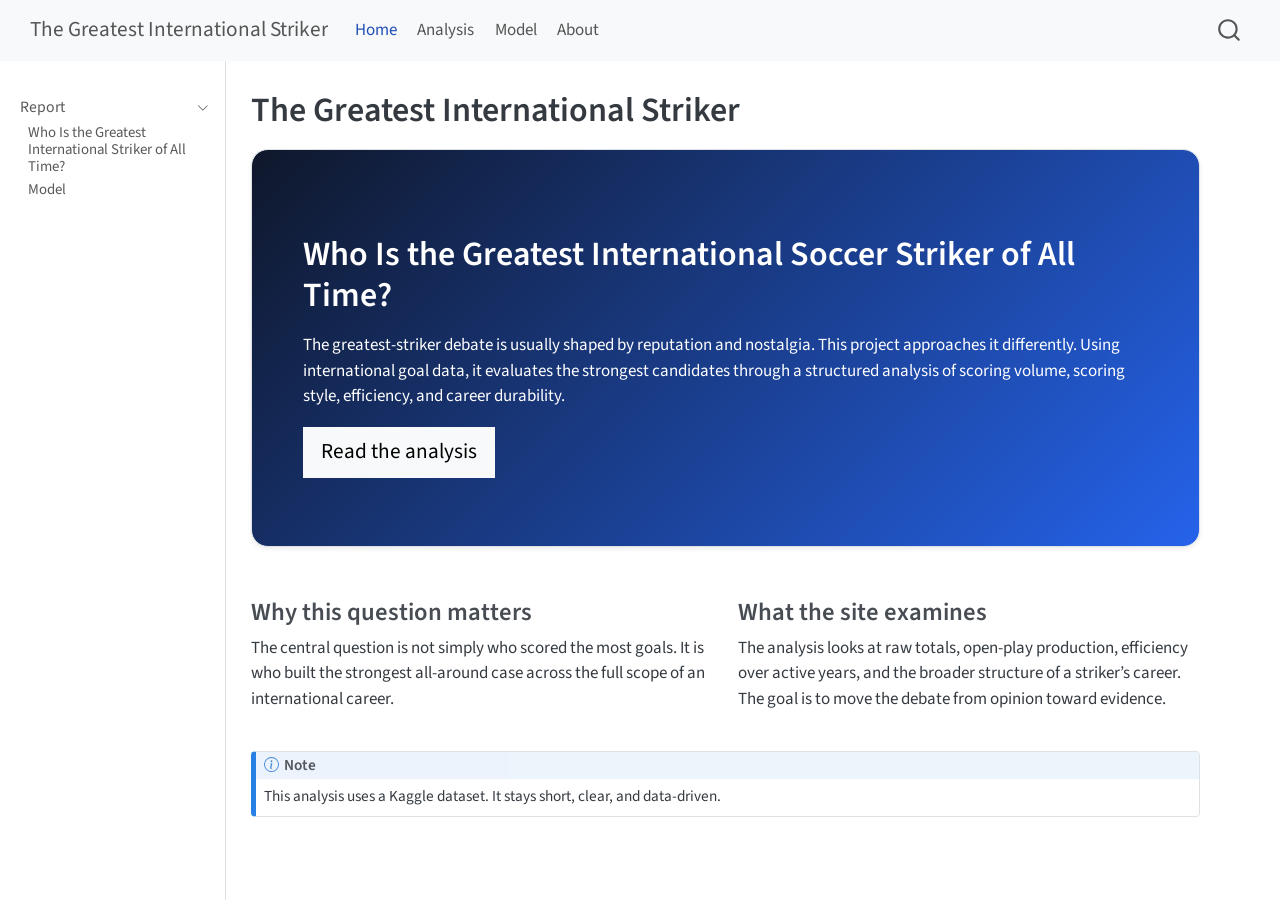
<file: docs/index.html>
<!DOCTYPE html>
<html xmlns="http://www.w3.org/1999/xhtml" lang="en" xml:lang="en"><head>

<meta charset="utf-8">
<meta name="generator" content="quarto-1.9.38">

<meta name="viewport" content="width=device-width, initial-scale=1.0, user-scalable=yes">


<title>The Greatest International Striker</title>
<style>
/* Default styles provided by pandoc.
** See https://pandoc.org/MANUAL.html#variables-for-html for config info.
*/
code{white-space: pre-wrap;}
span.smallcaps{font-variant: small-caps;}
div.columns{display: flex; gap: min(4vw, 1.5em);}
div.column{flex: auto; overflow-x: auto;}
div.hanging-indent{margin-left: 1.5em; text-indent: -1.5em;}
ul.task-list{list-style: none;}
ul.task-list li input[type="checkbox"] {
  width: 0.8em;
  margin: 0 0.8em 0.2em -1em; /* quarto-specific, see https://github.com/quarto-dev/quarto-cli/issues/4556 */ 
  vertical-align: middle;
}
</style>


<script src="site_libs/quarto-nav/quarto-nav.js"></script>
<script src="site_libs/quarto-nav/headroom.min.js"></script>
<script src="site_libs/clipboard/clipboard.min.js"></script>
<script src="site_libs/quarto-search/autocomplete.umd.js"></script>
<script src="site_libs/quarto-search/fuse.min.js"></script>
<script src="site_libs/quarto-search/quarto-search.js"></script>
<meta name="quarto:offset" content="./">
<script src="site_libs/quarto-html/quarto.js" type="module"></script>
<script src="site_libs/quarto-html/tabsets/tabsets.js" type="module"></script>
<script src="site_libs/quarto-html/popper.min.js"></script>
<script src="site_libs/quarto-html/tippy.umd.min.js"></script>
<script src="site_libs/quarto-html/anchor.min.js"></script>
<link href="site_libs/quarto-html/tippy.css" rel="stylesheet">
<link href="site_libs/quarto-html/quarto-syntax-highlighting-15634bcf2e68342d4ad2dfa704d543f6.css" rel="stylesheet" id="quarto-text-highlighting-styles">
<script src="site_libs/bootstrap/bootstrap.min.js"></script>
<link href="site_libs/bootstrap/bootstrap-icons.css" rel="stylesheet">
<link href="site_libs/bootstrap/bootstrap-1c49ef25152d617399b36c7d2b288fe5.min.css" rel="stylesheet" append-hash="true" id="quarto-bootstrap" data-mode="light">
<script id="quarto-search-options" type="application/json">{
  "location": "navbar",
  "copy-button": false,
  "collapse-after": 3,
  "panel-placement": "end",
  "type": "overlay",
  "limit": 50,
  "keyboard-shortcut": [
    "f",
    "/",
    "s"
  ],
  "show-item-context": false,
  "language": {
    "search-no-results-text": "No results",
    "search-matching-documents-text": "matching documents",
    "search-copy-link-title": "Copy link to search",
    "search-hide-matches-text": "Hide additional matches",
    "search-more-match-text": "more match in this document",
    "search-more-matches-text": "more matches in this document",
    "search-clear-button-title": "Clear",
    "search-text-placeholder": "",
    "search-detached-cancel-button-title": "Cancel",
    "search-submit-button-title": "Submit",
    "search-label": "Search"
  }
}</script>


</head>

<body class="nav-sidebar docked nav-fixed fullcontent quarto-light">

<div id="quarto-search-results"></div>
  <header id="quarto-header" class="headroom fixed-top">
    <nav class="navbar navbar-expand-lg " data-bs-theme="dark">
      <div class="navbar-container container-fluid">
      <div class="navbar-brand-container mx-auto">
    <a class="navbar-brand" href="./index.html">
    <span class="navbar-title">The Greatest International Striker</span>
    </a>
  </div>
            <div id="quarto-search" class="" title="Search"></div>
          <button class="navbar-toggler" type="button" data-bs-toggle="collapse" data-bs-target="#navbarCollapse" aria-controls="navbarCollapse" role="menu" aria-expanded="false" aria-label="Toggle navigation" onclick="if (window.quartoToggleHeadroom) { window.quartoToggleHeadroom(); }">
  <span class="navbar-toggler-icon"></span>
</button>
          <div class="collapse navbar-collapse" id="navbarCollapse">
            <ul class="navbar-nav navbar-nav-scroll me-auto">
  <li class="nav-item">
    <a class="nav-link active" href="./index.html" aria-current="page"> 
<span class="menu-text">Home</span></a>
  </li>  
  <li class="nav-item">
    <a class="nav-link" href="./analysis.html"> 
<span class="menu-text">Analysis</span></a>
  </li>  
  <li class="nav-item">
    <a class="nav-link" href="./model.html"> 
<span class="menu-text">Model</span></a>
  </li>  
  <li class="nav-item">
    <a class="nav-link" href="./about.html"> 
<span class="menu-text">About</span></a>
  </li>  
</ul>
          </div> <!-- /navcollapse -->
            <div class="quarto-navbar-tools">
</div>
      </div> <!-- /container-fluid -->
    </nav>
  <nav class="quarto-secondary-nav">
    <div class="container-fluid d-flex">
      <button type="button" class="quarto-btn-toggle btn" data-bs-toggle="collapse" role="button" data-bs-target=".quarto-sidebar-collapse-item" aria-controls="quarto-sidebar" aria-expanded="false" aria-label="Toggle sidebar navigation" onclick="if (window.quartoToggleHeadroom) { window.quartoToggleHeadroom(); }">
        <i class="bi bi-layout-text-sidebar-reverse"></i>
      </button>
        <nav class="quarto-page-breadcrumbs" aria-label="breadcrumb"><ol class="breadcrumb"><li class="breadcrumb-item">The Greatest International Striker</li></ol></nav>
        <a class="flex-grow-1" role="navigation" data-bs-toggle="collapse" data-bs-target=".quarto-sidebar-collapse-item" aria-controls="quarto-sidebar" aria-expanded="false" aria-label="Toggle sidebar navigation" onclick="if (window.quartoToggleHeadroom) { window.quartoToggleHeadroom(); }">      
        </a>
    </div>
  </nav>
</header>
<!-- content -->
<div id="quarto-content" class="quarto-container page-columns page-rows-contents page-layout-article page-navbar">
<!-- sidebar -->
  <nav id="quarto-sidebar" class="sidebar collapse collapse-horizontal quarto-sidebar-collapse-item sidebar-navigation docked overflow-auto">
    <div class="sidebar-menu-container"> 
    <ul class="list-unstyled mt-1">
        <li class="sidebar-item sidebar-item-section">
      <div class="sidebar-item-container"> 
            <a class="sidebar-item-text sidebar-link text-start" data-bs-toggle="collapse" data-bs-target="#quarto-sidebar-section-1" role="navigation" aria-expanded="true">
 <span class="menu-text">Report</span></a>
          <a class="sidebar-item-toggle text-start" data-bs-toggle="collapse" data-bs-target="#quarto-sidebar-section-1" role="navigation" aria-expanded="true" aria-label="Toggle section">
            <i class="bi bi-chevron-right ms-2"></i>
          </a> 
      </div>
      <ul id="quarto-sidebar-section-1" class="collapse list-unstyled sidebar-section depth1 show">  
          <li class="sidebar-item">
  <div class="sidebar-item-container"> 
  <a href="./analysis.html" class="sidebar-item-text sidebar-link">
 <span class="menu-text">Who Is the Greatest International Striker of All Time?</span></a>
  </div>
</li>
          <li class="sidebar-item">
  <div class="sidebar-item-container"> 
  <a href="./model.html" class="sidebar-item-text sidebar-link">
 <span class="menu-text">Model</span></a>
  </div>
</li>
      </ul>
  </li>
    </ul>
    </div>
</nav>
<div id="quarto-sidebar-glass" class="quarto-sidebar-collapse-item" data-bs-toggle="collapse" data-bs-target=".quarto-sidebar-collapse-item"></div>
<!-- margin-sidebar -->
    
<!-- main -->
<main class="content" id="quarto-document-content">

<header id="title-block-header" class="quarto-title-block default">
<div class="quarto-title">
<h1 class="title">The Greatest International Striker</h1>
</div>



<div class="quarto-title-meta">

    
  
    
  </div>
  


</header>


<section id="who-is-the-greatest-international-soccer-striker-of-all-time" class="level1 hero p-4 p-md-5 rounded-4 border shadow-sm" style="background: linear-gradient(135deg, #0f172a 0%, #2563eb 100%); color: white;">
<h1>Who Is the Greatest International Soccer Striker of All Time?</h1>
<p>The greatest-striker debate is usually shaped by reputation and nostalgia. This project approaches it differently. Using international goal data, it evaluates the strongest candidates through a structured analysis of scoring volume, scoring style, efficiency, and career durability.</p>
<p><a href="analysis.html" class="btn btn-light btn-lg">Read the analysis</a></p>
</section>
<div class="grid g-4 mt-4">
<section id="why-this-question-matters" class="level3 g-col-12 g-col-md-6">
<h3 class="anchored" data-anchor-id="why-this-question-matters">Why this question matters</h3>
<p>The central question is not simply who scored the most goals. It is who built the strongest all-around case across the full scope of an international career.</p>
</section>
<section id="what-the-site-examines" class="level3 g-col-12 g-col-md-6">
<h3 class="anchored" data-anchor-id="what-the-site-examines">What the site examines</h3>
<p>The analysis looks at raw totals, open-play production, efficiency over active years, and the broader structure of a striker’s career. The goal is to move the debate from opinion toward evidence.</p>
</section>
</div>
<div class="callout callout-style-default callout-note callout-titled">
<div class="callout-header d-flex align-content-center">
<div class="callout-icon-container">
<i class="callout-icon"></i>
</div>
<div class="callout-title-container flex-fill">
Note
</div>
</div>
<div class="callout-body-container callout-body">
<p>This analysis uses a Kaggle dataset. It stays short, clear, and data-driven.</p>
</div>
</div>



</main> <!-- /main -->
<script id="quarto-html-after-body" type="application/javascript">
  window.document.addEventListener("DOMContentLoaded", function (event) {
    const icon = "";
    const anchorJS = new window.AnchorJS();
    anchorJS.options = {
      placement: 'right',
      icon: icon
    };
    anchorJS.add('.anchored');
    const isCodeAnnotation = (el) => {
      for (const clz of el.classList) {
        if (clz.startsWith('code-annotation-')) {                     
          return true;
        }
      }
      return false;
    }
    const onCopySuccess = function(e) {
      // button target
      const button = e.trigger;
      // don't keep focus
      button.blur();
      // flash "checked"
      button.classList.add('code-copy-button-checked');
      var currentTitle = button.getAttribute("title");
      button.setAttribute("title", "Copied!");
      let tooltip;
      if (window.bootstrap) {
        button.setAttribute("data-bs-toggle", "tooltip");
        button.setAttribute("data-bs-placement", "left");
        button.setAttribute("data-bs-title", "Copied!");
        tooltip = new bootstrap.Tooltip(button, 
          { trigger: "manual", 
            customClass: "code-copy-button-tooltip",
            offset: [0, -8]});
        tooltip.show();    
      }
      setTimeout(function() {
        if (tooltip) {
          tooltip.hide();
          button.removeAttribute("data-bs-title");
          button.removeAttribute("data-bs-toggle");
          button.removeAttribute("data-bs-placement");
        }
        button.setAttribute("title", currentTitle);
        button.classList.remove('code-copy-button-checked');
      }, 1000);
      // clear code selection
      e.clearSelection();
    }
    const getTextToCopy = function(trigger) {
      const outerScaffold = trigger.parentElement.cloneNode(true);
      const codeEl = outerScaffold.querySelector('code');
      for (const childEl of codeEl.children) {
        if (isCodeAnnotation(childEl)) {
          childEl.remove();
        }
      }
      return codeEl.innerText;
    }
    const clipboard = new window.ClipboardJS('.code-copy-button:not([data-in-quarto-modal])', {
      text: getTextToCopy
    });
    clipboard.on('success', onCopySuccess);
    if (window.document.getElementById('quarto-embedded-source-code-modal')) {
      const clipboardModal = new window.ClipboardJS('.code-copy-button[data-in-quarto-modal]', {
        text: getTextToCopy,
        container: window.document.getElementById('quarto-embedded-source-code-modal')
      });
      clipboardModal.on('success', onCopySuccess);
    }
      var localhostRegex = new RegExp(/^(?:http|https):\/\/localhost\:?[0-9]*\//);
      var mailtoRegex = new RegExp(/^mailto:/);
        var filterRegex = new RegExp('/' + window.location.host + '/');
      var isInternal = (href) => {
          return filterRegex.test(href) || localhostRegex.test(href) || mailtoRegex.test(href);
      }
      // Inspect non-navigation links and adorn them if external
     var links = window.document.querySelectorAll('a[href]:not(.nav-link):not(.navbar-brand):not(.toc-action):not(.sidebar-link):not(.sidebar-item-toggle):not(.pagination-link):not(.no-external):not([aria-hidden]):not(.dropdown-item):not(.quarto-navigation-tool):not(.about-link)');
      for (var i=0; i<links.length; i++) {
        const link = links[i];
        if (!isInternal(link.href)) {
          // undo the damage that might have been done by quarto-nav.js in the case of
          // links that we want to consider external
          if (link.dataset.originalHref !== undefined) {
            link.href = link.dataset.originalHref;
          }
        }
      }
    function tippyHover(el, contentFn, onTriggerFn, onUntriggerFn) {
      const config = {
        allowHTML: true,
        maxWidth: 500,
        delay: 100,
        arrow: false,
        appendTo: function(el) {
            return el.parentElement;
        },
        interactive: true,
        interactiveBorder: 10,
        theme: 'quarto',
        placement: 'bottom-start',
      };
      if (contentFn) {
        config.content = contentFn;
      }
      if (onTriggerFn) {
        config.onTrigger = onTriggerFn;
      }
      if (onUntriggerFn) {
        config.onUntrigger = onUntriggerFn;
      }
      window.tippy(el, config); 
    }
    const noterefs = window.document.querySelectorAll('a[role="doc-noteref"]');
    for (var i=0; i<noterefs.length; i++) {
      const ref = noterefs[i];
      tippyHover(ref, function() {
        // use id or data attribute instead here
        let href = ref.getAttribute('data-footnote-href') || ref.getAttribute('href');
        try { href = new URL(href).hash; } catch {}
        const id = href.replace(/^#\/?/, "");
        const note = window.document.getElementById(id);
        if (note) {
          return note.innerHTML;
        } else {
          return "";
        }
      });
    }
    const xrefs = window.document.querySelectorAll('a.quarto-xref');
    const processXRef = (id, note) => {
      // Strip column container classes
      const stripColumnClz = (el) => {
        el.classList.remove("page-full", "page-columns");
        if (el.children) {
          for (const child of el.children) {
            stripColumnClz(child);
          }
        }
      }
      stripColumnClz(note)
      if (id === null || id.startsWith('sec-')) {
        // Special case sections, only their first couple elements
        const container = document.createElement("div");
        if (note.children && note.children.length > 2) {
          container.appendChild(note.children[0].cloneNode(true));
          for (let i = 1; i < note.children.length; i++) {
            const child = note.children[i];
            if (child.tagName === "P" && child.innerText === "") {
              continue;
            } else {
              container.appendChild(child.cloneNode(true));
              break;
            }
          }
          if (window.Quarto?.typesetMath) {
            window.Quarto.typesetMath(container);
          }
          return container.innerHTML
        } else {
          if (window.Quarto?.typesetMath) {
            window.Quarto.typesetMath(note);
          }
          return note.innerHTML;
        }
      } else {
        // Remove any anchor links if they are present
        const anchorLink = note.querySelector('a.anchorjs-link');
        if (anchorLink) {
          anchorLink.remove();
        }
        if (window.Quarto?.typesetMath) {
          window.Quarto.typesetMath(note);
        }
        if (note.classList.contains("callout")) {
          return note.outerHTML;
        } else {
          return note.innerHTML;
        }
      }
    }
    for (var i=0; i<xrefs.length; i++) {
      const xref = xrefs[i];
      tippyHover(xref, undefined, function(instance) {
        instance.disable();
        let url = xref.getAttribute('href');
        let hash = undefined; 
        if (url.startsWith('#')) {
          hash = url;
        } else {
          try { hash = new URL(url).hash; } catch {}
        }
        if (hash) {
          const id = hash.replace(/^#\/?/, "");
          const note = window.document.getElementById(id);
          if (note !== null) {
            try {
              const html = processXRef(id, note.cloneNode(true));
              instance.setContent(html);
            } finally {
              instance.enable();
              instance.show();
            }
          } else {
            // See if we can fetch this
            fetch(url.split('#')[0])
            .then(res => res.text())
            .then(html => {
              const parser = new DOMParser();
              const htmlDoc = parser.parseFromString(html, "text/html");
              const note = htmlDoc.getElementById(id);
              if (note !== null) {
                const html = processXRef(id, note);
                instance.setContent(html);
              } 
            }).finally(() => {
              instance.enable();
              instance.show();
            });
          }
        } else {
          // See if we can fetch a full url (with no hash to target)
          // This is a special case and we should probably do some content thinning / targeting
          fetch(url)
          .then(res => res.text())
          .then(html => {
            const parser = new DOMParser();
            const htmlDoc = parser.parseFromString(html, "text/html");
            const note = htmlDoc.querySelector('main.content');
            if (note !== null) {
              // This should only happen for chapter cross references
              // (since there is no id in the URL)
              // remove the first header
              if (note.children.length > 0 && note.children[0].tagName === "HEADER") {
                note.children[0].remove();
              }
              const html = processXRef(null, note);
              instance.setContent(html);
            } 
          }).finally(() => {
            instance.enable();
            instance.show();
          });
        }
      }, function(instance) {
      });
    }
        let selectedAnnoteEl;
        const selectorForAnnotation = ( cell, annotation) => {
          let cellAttr = 'data-code-cell="' + cell + '"';
          let lineAttr = 'data-code-annotation="' +  annotation + '"';
          const selector = 'span[' + cellAttr + '][' + lineAttr + ']';
          return selector;
        }
        const selectCodeLines = (annoteEl) => {
          const doc = window.document;
          const targetCell = annoteEl.getAttribute("data-target-cell");
          const targetAnnotation = annoteEl.getAttribute("data-target-annotation");
          const annoteSpan = window.document.querySelector(selectorForAnnotation(targetCell, targetAnnotation));
          const lines = annoteSpan.getAttribute("data-code-lines").split(",");
          const lineIds = lines.map((line) => {
            return targetCell + "-" + line;
          })
          let top = null;
          let height = null;
          let parent = null;
          if (lineIds.length > 0) {
              //compute the position of the single el (top and bottom and make a div)
              const el = window.document.getElementById(lineIds[0]);
              top = el.offsetTop;
              height = el.offsetHeight;
              parent = el.parentElement.parentElement;
            if (lineIds.length > 1) {
              const lastEl = window.document.getElementById(lineIds[lineIds.length - 1]);
              const bottom = lastEl.offsetTop + lastEl.offsetHeight;
              height = bottom - top;
            }
            if (top !== null && height !== null && parent !== null) {
              // cook up a div (if necessary) and position it 
              let div = window.document.getElementById("code-annotation-line-highlight");
              if (div === null) {
                div = window.document.createElement("div");
                div.setAttribute("id", "code-annotation-line-highlight");
                div.style.position = 'absolute';
                parent.appendChild(div);
              }
              div.style.top = top - 2 + "px";
              div.style.height = height + 4 + "px";
              div.style.left = 0;
              let gutterDiv = window.document.getElementById("code-annotation-line-highlight-gutter");
              if (gutterDiv === null) {
                gutterDiv = window.document.createElement("div");
                gutterDiv.setAttribute("id", "code-annotation-line-highlight-gutter");
                gutterDiv.style.position = 'absolute';
                const codeCell = window.document.getElementById(targetCell);
                const gutter = codeCell.querySelector('.code-annotation-gutter');
                gutter.appendChild(gutterDiv);
              }
              gutterDiv.style.top = top - 2 + "px";
              gutterDiv.style.height = height + 4 + "px";
            }
            selectedAnnoteEl = annoteEl;
          }
        };
        const unselectCodeLines = () => {
          const elementsIds = ["code-annotation-line-highlight", "code-annotation-line-highlight-gutter"];
          elementsIds.forEach((elId) => {
            const div = window.document.getElementById(elId);
            if (div) {
              div.remove();
            }
          });
          selectedAnnoteEl = undefined;
        };
          // Handle positioning of the toggle
      window.addEventListener(
        "resize",
        throttle(() => {
          elRect = undefined;
          if (selectedAnnoteEl) {
            selectCodeLines(selectedAnnoteEl);
          }
        }, 10)
      );
      function throttle(fn, ms) {
      let throttle = false;
      let timer;
        return (...args) => {
          if(!throttle) { // first call gets through
              fn.apply(this, args);
              throttle = true;
          } else { // all the others get throttled
              if(timer) clearTimeout(timer); // cancel #2
              timer = setTimeout(() => {
                fn.apply(this, args);
                timer = throttle = false;
              }, ms);
          }
        };
      }
        // Attach click handler to the DT
        const annoteDls = window.document.querySelectorAll('dt[data-target-cell]');
        for (const annoteDlNode of annoteDls) {
          annoteDlNode.addEventListener('click', (event) => {
            const clickedEl = event.target;
            if (clickedEl !== selectedAnnoteEl) {
              unselectCodeLines();
              const activeEl = window.document.querySelector('dt[data-target-cell].code-annotation-active');
              if (activeEl) {
                activeEl.classList.remove('code-annotation-active');
              }
              selectCodeLines(clickedEl);
              clickedEl.classList.add('code-annotation-active');
            } else {
              // Unselect the line
              unselectCodeLines();
              clickedEl.classList.remove('code-annotation-active');
            }
          });
        }
    const findCites = (el) => {
      const parentEl = el.parentElement;
      if (parentEl) {
        const cites = parentEl.dataset.cites;
        if (cites) {
          return {
            el,
            cites: cites.split(' ')
          };
        } else {
          return findCites(el.parentElement)
        }
      } else {
        return undefined;
      }
    };
    var bibliorefs = window.document.querySelectorAll('a[role="doc-biblioref"]');
    for (var i=0; i<bibliorefs.length; i++) {
      const ref = bibliorefs[i];
      const citeInfo = findCites(ref);
      if (citeInfo) {
        tippyHover(citeInfo.el, function() {
          var popup = window.document.createElement('div');
          citeInfo.cites.forEach(function(cite) {
            var citeDiv = window.document.createElement('div');
            citeDiv.classList.add('hanging-indent');
            citeDiv.classList.add('csl-entry');
            var biblioDiv = window.document.getElementById('ref-' + cite);
            if (biblioDiv) {
              citeDiv.innerHTML = biblioDiv.innerHTML;
            }
            popup.appendChild(citeDiv);
          });
          return popup.innerHTML;
        });
      }
    }
  });
  </script>
</div> <!-- /content -->




</body></html>
</file>
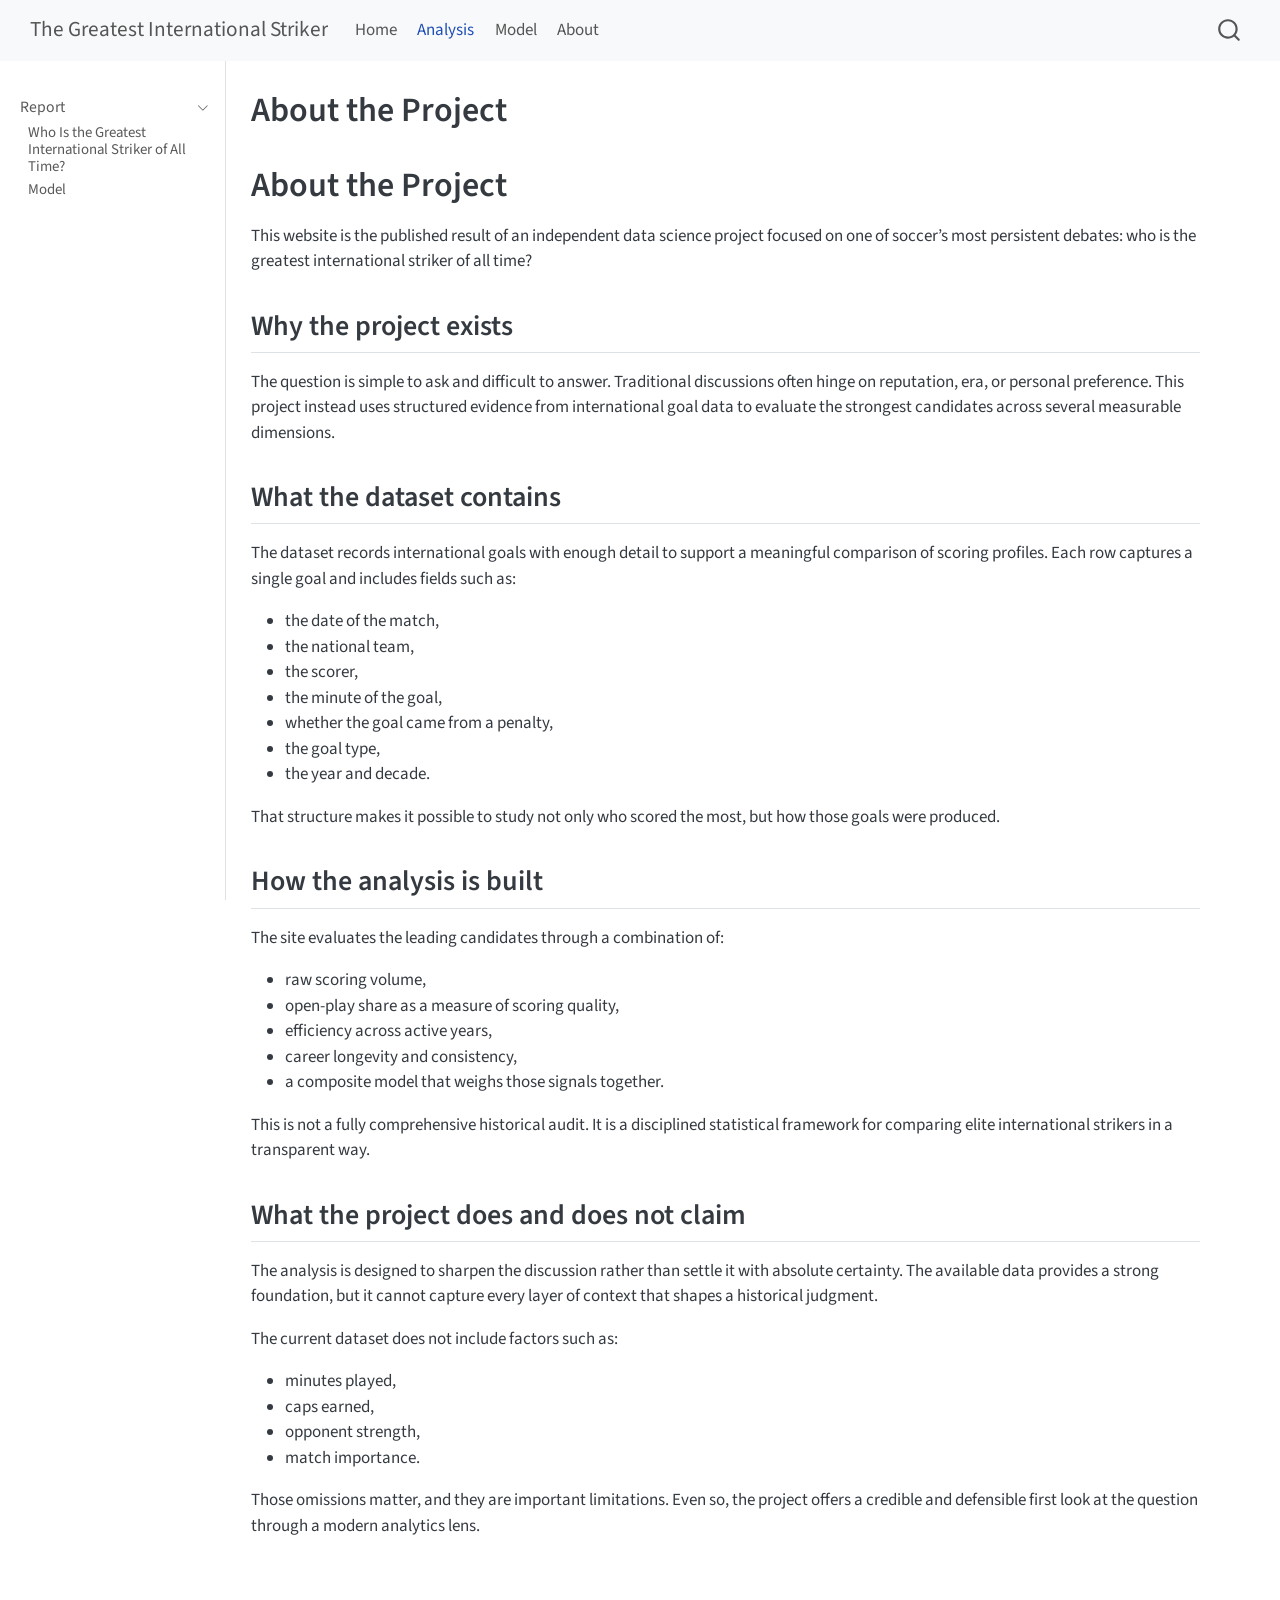
<file: docs/about.html>
<!DOCTYPE html>
<html xmlns="http://www.w3.org/1999/xhtml" lang="en" xml:lang="en"><head>

<meta charset="utf-8">
<meta name="generator" content="quarto-1.9.38">

<meta name="viewport" content="width=device-width, initial-scale=1.0, user-scalable=yes">


<title>About the Project – The Greatest International Striker</title>
<style>
/* Default styles provided by pandoc.
** See https://pandoc.org/MANUAL.html#variables-for-html for config info.
*/
code{white-space: pre-wrap;}
span.smallcaps{font-variant: small-caps;}
div.columns{display: flex; gap: min(4vw, 1.5em);}
div.column{flex: auto; overflow-x: auto;}
div.hanging-indent{margin-left: 1.5em; text-indent: -1.5em;}
ul.task-list{list-style: none;}
ul.task-list li input[type="checkbox"] {
  width: 0.8em;
  margin: 0 0.8em 0.2em -1em; /* quarto-specific, see https://github.com/quarto-dev/quarto-cli/issues/4556 */ 
  vertical-align: middle;
}
</style>


<script src="site_libs/quarto-nav/quarto-nav.js"></script>
<script src="site_libs/quarto-nav/headroom.min.js"></script>
<script src="site_libs/clipboard/clipboard.min.js"></script>
<script src="site_libs/quarto-search/autocomplete.umd.js"></script>
<script src="site_libs/quarto-search/fuse.min.js"></script>
<script src="site_libs/quarto-search/quarto-search.js"></script>
<meta name="quarto:offset" content="./">
<script src="site_libs/quarto-html/quarto.js" type="module"></script>
<script src="site_libs/quarto-html/tabsets/tabsets.js" type="module"></script>
<script src="site_libs/quarto-html/popper.min.js"></script>
<script src="site_libs/quarto-html/tippy.umd.min.js"></script>
<script src="site_libs/quarto-html/anchor.min.js"></script>
<link href="site_libs/quarto-html/tippy.css" rel="stylesheet">
<link href="site_libs/quarto-html/quarto-syntax-highlighting-15634bcf2e68342d4ad2dfa704d543f6.css" rel="stylesheet" id="quarto-text-highlighting-styles">
<script src="site_libs/bootstrap/bootstrap.min.js"></script>
<link href="site_libs/bootstrap/bootstrap-icons.css" rel="stylesheet">
<link href="site_libs/bootstrap/bootstrap-1c49ef25152d617399b36c7d2b288fe5.min.css" rel="stylesheet" append-hash="true" id="quarto-bootstrap" data-mode="light">
<script id="quarto-search-options" type="application/json">{
  "location": "navbar",
  "copy-button": false,
  "collapse-after": 3,
  "panel-placement": "end",
  "type": "overlay",
  "limit": 50,
  "keyboard-shortcut": [
    "f",
    "/",
    "s"
  ],
  "show-item-context": false,
  "language": {
    "search-no-results-text": "No results",
    "search-matching-documents-text": "matching documents",
    "search-copy-link-title": "Copy link to search",
    "search-hide-matches-text": "Hide additional matches",
    "search-more-match-text": "more match in this document",
    "search-more-matches-text": "more matches in this document",
    "search-clear-button-title": "Clear",
    "search-text-placeholder": "",
    "search-detached-cancel-button-title": "Cancel",
    "search-submit-button-title": "Submit",
    "search-label": "Search"
  }
}</script>


</head>

<body class="nav-sidebar docked nav-fixed fullcontent quarto-light">

<div id="quarto-search-results"></div>
  <header id="quarto-header" class="headroom fixed-top">
    <nav class="navbar navbar-expand-lg " data-bs-theme="dark">
      <div class="navbar-container container-fluid">
      <div class="navbar-brand-container mx-auto">
    <a class="navbar-brand" href="./index.html">
    <span class="navbar-title">The Greatest International Striker</span>
    </a>
  </div>
            <div id="quarto-search" class="" title="Search"></div>
          <button class="navbar-toggler" type="button" data-bs-toggle="collapse" data-bs-target="#navbarCollapse" aria-controls="navbarCollapse" role="menu" aria-expanded="false" aria-label="Toggle navigation" onclick="if (window.quartoToggleHeadroom) { window.quartoToggleHeadroom(); }">
  <span class="navbar-toggler-icon"></span>
</button>
          <div class="collapse navbar-collapse" id="navbarCollapse">
            <ul class="navbar-nav navbar-nav-scroll me-auto">
  <li class="nav-item">
    <a class="nav-link" href="./index.html"> 
<span class="menu-text">Home</span></a>
  </li>  
  <li class="nav-item">
    <a class="nav-link active" href="./analysis.html" aria-current="page"> 
<span class="menu-text">Analysis</span></a>
  </li>  
  <li class="nav-item">
    <a class="nav-link" href="./model.html"> 
<span class="menu-text">Model</span></a>
  </li>  
  <li class="nav-item">
    <a class="nav-link" href="./about.html"> 
<span class="menu-text">About</span></a>
  </li>  
</ul>
          </div> <!-- /navcollapse -->
            <div class="quarto-navbar-tools">
</div>
      </div> <!-- /container-fluid -->
    </nav>
  <nav class="quarto-secondary-nav">
    <div class="container-fluid d-flex">
      <button type="button" class="quarto-btn-toggle btn" data-bs-toggle="collapse" role="button" data-bs-target=".quarto-sidebar-collapse-item" aria-controls="quarto-sidebar" aria-expanded="false" aria-label="Toggle sidebar navigation" onclick="if (window.quartoToggleHeadroom) { window.quartoToggleHeadroom(); }">
        <i class="bi bi-layout-text-sidebar-reverse"></i>
      </button>
        <nav class="quarto-page-breadcrumbs" aria-label="breadcrumb"><ol class="breadcrumb"><li class="breadcrumb-item">About the Project</li></ol></nav>
        <a class="flex-grow-1" role="navigation" data-bs-toggle="collapse" data-bs-target=".quarto-sidebar-collapse-item" aria-controls="quarto-sidebar" aria-expanded="false" aria-label="Toggle sidebar navigation" onclick="if (window.quartoToggleHeadroom) { window.quartoToggleHeadroom(); }">      
        </a>
    </div>
  </nav>
</header>
<!-- content -->
<div id="quarto-content" class="quarto-container page-columns page-rows-contents page-layout-article page-navbar">
<!-- sidebar -->
  <nav id="quarto-sidebar" class="sidebar collapse collapse-horizontal quarto-sidebar-collapse-item sidebar-navigation docked overflow-auto">
    <div class="sidebar-menu-container"> 
    <ul class="list-unstyled mt-1">
        <li class="sidebar-item sidebar-item-section">
      <div class="sidebar-item-container"> 
            <a class="sidebar-item-text sidebar-link text-start" data-bs-toggle="collapse" data-bs-target="#quarto-sidebar-section-1" role="navigation" aria-expanded="true">
 <span class="menu-text">Report</span></a>
          <a class="sidebar-item-toggle text-start" data-bs-toggle="collapse" data-bs-target="#quarto-sidebar-section-1" role="navigation" aria-expanded="true" aria-label="Toggle section">
            <i class="bi bi-chevron-right ms-2"></i>
          </a> 
      </div>
      <ul id="quarto-sidebar-section-1" class="collapse list-unstyled sidebar-section depth1 show">  
          <li class="sidebar-item">
  <div class="sidebar-item-container"> 
  <a href="./analysis.html" class="sidebar-item-text sidebar-link">
 <span class="menu-text">Who Is the Greatest International Striker of All Time?</span></a>
  </div>
</li>
          <li class="sidebar-item">
  <div class="sidebar-item-container"> 
  <a href="./model.html" class="sidebar-item-text sidebar-link">
 <span class="menu-text">Model</span></a>
  </div>
</li>
      </ul>
  </li>
    </ul>
    </div>
</nav>
<div id="quarto-sidebar-glass" class="quarto-sidebar-collapse-item" data-bs-toggle="collapse" data-bs-target=".quarto-sidebar-collapse-item"></div>
<!-- margin-sidebar -->
    
<!-- main -->
<main class="content" id="quarto-document-content">

<header id="title-block-header" class="quarto-title-block default">
<div class="quarto-title">
<h1 class="title">About the Project</h1>
</div>



<div class="quarto-title-meta">

    
  
    
  </div>
  


</header>


<section id="about-the-project" class="level1">
<h1>About the Project</h1>
<p>This website is the published result of an independent data science project focused on one of soccer’s most persistent debates: who is the greatest international striker of all time?</p>
<section id="why-the-project-exists" class="level2">
<h2 class="anchored" data-anchor-id="why-the-project-exists">Why the project exists</h2>
<p>The question is simple to ask and difficult to answer. Traditional discussions often hinge on reputation, era, or personal preference. This project instead uses structured evidence from international goal data to evaluate the strongest candidates across several measurable dimensions.</p>
</section>
<section id="what-the-dataset-contains" class="level2">
<h2 class="anchored" data-anchor-id="what-the-dataset-contains">What the dataset contains</h2>
<p>The dataset records international goals with enough detail to support a meaningful comparison of scoring profiles. Each row captures a single goal and includes fields such as:</p>
<ul>
<li>the date of the match,</li>
<li>the national team,</li>
<li>the scorer,</li>
<li>the minute of the goal,</li>
<li>whether the goal came from a penalty,</li>
<li>the goal type,</li>
<li>the year and decade.</li>
</ul>
<p>That structure makes it possible to study not only who scored the most, but how those goals were produced.</p>
</section>
<section id="how-the-analysis-is-built" class="level2">
<h2 class="anchored" data-anchor-id="how-the-analysis-is-built">How the analysis is built</h2>
<p>The site evaluates the leading candidates through a combination of:</p>
<ul>
<li>raw scoring volume,</li>
<li>open-play share as a measure of scoring quality,</li>
<li>efficiency across active years,</li>
<li>career longevity and consistency,</li>
<li>a composite model that weighs those signals together.</li>
</ul>
<p>This is not a fully comprehensive historical audit. It is a disciplined statistical framework for comparing elite international strikers in a transparent way.</p>
</section>
<section id="what-the-project-does-and-does-not-claim" class="level2">
<h2 class="anchored" data-anchor-id="what-the-project-does-and-does-not-claim">What the project does and does not claim</h2>
<p>The analysis is designed to sharpen the discussion rather than settle it with absolute certainty. The available data provides a strong foundation, but it cannot capture every layer of context that shapes a historical judgment.</p>
<p>The current dataset does not include factors such as:</p>
<ul>
<li>minutes played,</li>
<li>caps earned,</li>
<li>opponent strength,</li>
<li>match importance.</li>
</ul>
<p>Those omissions matter, and they are important limitations. Even so, the project offers a credible and defensible first look at the question through a modern analytics lens.</p>


</section>
</section>

</main> <!-- /main -->
<script id="quarto-html-after-body" type="application/javascript">
  window.document.addEventListener("DOMContentLoaded", function (event) {
    const icon = "";
    const anchorJS = new window.AnchorJS();
    anchorJS.options = {
      placement: 'right',
      icon: icon
    };
    anchorJS.add('.anchored');
    const isCodeAnnotation = (el) => {
      for (const clz of el.classList) {
        if (clz.startsWith('code-annotation-')) {                     
          return true;
        }
      }
      return false;
    }
    const onCopySuccess = function(e) {
      // button target
      const button = e.trigger;
      // don't keep focus
      button.blur();
      // flash "checked"
      button.classList.add('code-copy-button-checked');
      var currentTitle = button.getAttribute("title");
      button.setAttribute("title", "Copied!");
      let tooltip;
      if (window.bootstrap) {
        button.setAttribute("data-bs-toggle", "tooltip");
        button.setAttribute("data-bs-placement", "left");
        button.setAttribute("data-bs-title", "Copied!");
        tooltip = new bootstrap.Tooltip(button, 
          { trigger: "manual", 
            customClass: "code-copy-button-tooltip",
            offset: [0, -8]});
        tooltip.show();    
      }
      setTimeout(function() {
        if (tooltip) {
          tooltip.hide();
          button.removeAttribute("data-bs-title");
          button.removeAttribute("data-bs-toggle");
          button.removeAttribute("data-bs-placement");
        }
        button.setAttribute("title", currentTitle);
        button.classList.remove('code-copy-button-checked');
      }, 1000);
      // clear code selection
      e.clearSelection();
    }
    const getTextToCopy = function(trigger) {
      const outerScaffold = trigger.parentElement.cloneNode(true);
      const codeEl = outerScaffold.querySelector('code');
      for (const childEl of codeEl.children) {
        if (isCodeAnnotation(childEl)) {
          childEl.remove();
        }
      }
      return codeEl.innerText;
    }
    const clipboard = new window.ClipboardJS('.code-copy-button:not([data-in-quarto-modal])', {
      text: getTextToCopy
    });
    clipboard.on('success', onCopySuccess);
    if (window.document.getElementById('quarto-embedded-source-code-modal')) {
      const clipboardModal = new window.ClipboardJS('.code-copy-button[data-in-quarto-modal]', {
        text: getTextToCopy,
        container: window.document.getElementById('quarto-embedded-source-code-modal')
      });
      clipboardModal.on('success', onCopySuccess);
    }
      var localhostRegex = new RegExp(/^(?:http|https):\/\/localhost\:?[0-9]*\//);
      var mailtoRegex = new RegExp(/^mailto:/);
        var filterRegex = new RegExp('/' + window.location.host + '/');
      var isInternal = (href) => {
          return filterRegex.test(href) || localhostRegex.test(href) || mailtoRegex.test(href);
      }
      // Inspect non-navigation links and adorn them if external
     var links = window.document.querySelectorAll('a[href]:not(.nav-link):not(.navbar-brand):not(.toc-action):not(.sidebar-link):not(.sidebar-item-toggle):not(.pagination-link):not(.no-external):not([aria-hidden]):not(.dropdown-item):not(.quarto-navigation-tool):not(.about-link)');
      for (var i=0; i<links.length; i++) {
        const link = links[i];
        if (!isInternal(link.href)) {
          // undo the damage that might have been done by quarto-nav.js in the case of
          // links that we want to consider external
          if (link.dataset.originalHref !== undefined) {
            link.href = link.dataset.originalHref;
          }
        }
      }
    function tippyHover(el, contentFn, onTriggerFn, onUntriggerFn) {
      const config = {
        allowHTML: true,
        maxWidth: 500,
        delay: 100,
        arrow: false,
        appendTo: function(el) {
            return el.parentElement;
        },
        interactive: true,
        interactiveBorder: 10,
        theme: 'quarto',
        placement: 'bottom-start',
      };
      if (contentFn) {
        config.content = contentFn;
      }
      if (onTriggerFn) {
        config.onTrigger = onTriggerFn;
      }
      if (onUntriggerFn) {
        config.onUntrigger = onUntriggerFn;
      }
      window.tippy(el, config); 
    }
    const noterefs = window.document.querySelectorAll('a[role="doc-noteref"]');
    for (var i=0; i<noterefs.length; i++) {
      const ref = noterefs[i];
      tippyHover(ref, function() {
        // use id or data attribute instead here
        let href = ref.getAttribute('data-footnote-href') || ref.getAttribute('href');
        try { href = new URL(href).hash; } catch {}
        const id = href.replace(/^#\/?/, "");
        const note = window.document.getElementById(id);
        if (note) {
          return note.innerHTML;
        } else {
          return "";
        }
      });
    }
    const xrefs = window.document.querySelectorAll('a.quarto-xref');
    const processXRef = (id, note) => {
      // Strip column container classes
      const stripColumnClz = (el) => {
        el.classList.remove("page-full", "page-columns");
        if (el.children) {
          for (const child of el.children) {
            stripColumnClz(child);
          }
        }
      }
      stripColumnClz(note)
      if (id === null || id.startsWith('sec-')) {
        // Special case sections, only their first couple elements
        const container = document.createElement("div");
        if (note.children && note.children.length > 2) {
          container.appendChild(note.children[0].cloneNode(true));
          for (let i = 1; i < note.children.length; i++) {
            const child = note.children[i];
            if (child.tagName === "P" && child.innerText === "") {
              continue;
            } else {
              container.appendChild(child.cloneNode(true));
              break;
            }
          }
          if (window.Quarto?.typesetMath) {
            window.Quarto.typesetMath(container);
          }
          return container.innerHTML
        } else {
          if (window.Quarto?.typesetMath) {
            window.Quarto.typesetMath(note);
          }
          return note.innerHTML;
        }
      } else {
        // Remove any anchor links if they are present
        const anchorLink = note.querySelector('a.anchorjs-link');
        if (anchorLink) {
          anchorLink.remove();
        }
        if (window.Quarto?.typesetMath) {
          window.Quarto.typesetMath(note);
        }
        if (note.classList.contains("callout")) {
          return note.outerHTML;
        } else {
          return note.innerHTML;
        }
      }
    }
    for (var i=0; i<xrefs.length; i++) {
      const xref = xrefs[i];
      tippyHover(xref, undefined, function(instance) {
        instance.disable();
        let url = xref.getAttribute('href');
        let hash = undefined; 
        if (url.startsWith('#')) {
          hash = url;
        } else {
          try { hash = new URL(url).hash; } catch {}
        }
        if (hash) {
          const id = hash.replace(/^#\/?/, "");
          const note = window.document.getElementById(id);
          if (note !== null) {
            try {
              const html = processXRef(id, note.cloneNode(true));
              instance.setContent(html);
            } finally {
              instance.enable();
              instance.show();
            }
          } else {
            // See if we can fetch this
            fetch(url.split('#')[0])
            .then(res => res.text())
            .then(html => {
              const parser = new DOMParser();
              const htmlDoc = parser.parseFromString(html, "text/html");
              const note = htmlDoc.getElementById(id);
              if (note !== null) {
                const html = processXRef(id, note);
                instance.setContent(html);
              } 
            }).finally(() => {
              instance.enable();
              instance.show();
            });
          }
        } else {
          // See if we can fetch a full url (with no hash to target)
          // This is a special case and we should probably do some content thinning / targeting
          fetch(url)
          .then(res => res.text())
          .then(html => {
            const parser = new DOMParser();
            const htmlDoc = parser.parseFromString(html, "text/html");
            const note = htmlDoc.querySelector('main.content');
            if (note !== null) {
              // This should only happen for chapter cross references
              // (since there is no id in the URL)
              // remove the first header
              if (note.children.length > 0 && note.children[0].tagName === "HEADER") {
                note.children[0].remove();
              }
              const html = processXRef(null, note);
              instance.setContent(html);
            } 
          }).finally(() => {
            instance.enable();
            instance.show();
          });
        }
      }, function(instance) {
      });
    }
        let selectedAnnoteEl;
        const selectorForAnnotation = ( cell, annotation) => {
          let cellAttr = 'data-code-cell="' + cell + '"';
          let lineAttr = 'data-code-annotation="' +  annotation + '"';
          const selector = 'span[' + cellAttr + '][' + lineAttr + ']';
          return selector;
        }
        const selectCodeLines = (annoteEl) => {
          const doc = window.document;
          const targetCell = annoteEl.getAttribute("data-target-cell");
          const targetAnnotation = annoteEl.getAttribute("data-target-annotation");
          const annoteSpan = window.document.querySelector(selectorForAnnotation(targetCell, targetAnnotation));
          const lines = annoteSpan.getAttribute("data-code-lines").split(",");
          const lineIds = lines.map((line) => {
            return targetCell + "-" + line;
          })
          let top = null;
          let height = null;
          let parent = null;
          if (lineIds.length > 0) {
              //compute the position of the single el (top and bottom and make a div)
              const el = window.document.getElementById(lineIds[0]);
              top = el.offsetTop;
              height = el.offsetHeight;
              parent = el.parentElement.parentElement;
            if (lineIds.length > 1) {
              const lastEl = window.document.getElementById(lineIds[lineIds.length - 1]);
              const bottom = lastEl.offsetTop + lastEl.offsetHeight;
              height = bottom - top;
            }
            if (top !== null && height !== null && parent !== null) {
              // cook up a div (if necessary) and position it 
              let div = window.document.getElementById("code-annotation-line-highlight");
              if (div === null) {
                div = window.document.createElement("div");
                div.setAttribute("id", "code-annotation-line-highlight");
                div.style.position = 'absolute';
                parent.appendChild(div);
              }
              div.style.top = top - 2 + "px";
              div.style.height = height + 4 + "px";
              div.style.left = 0;
              let gutterDiv = window.document.getElementById("code-annotation-line-highlight-gutter");
              if (gutterDiv === null) {
                gutterDiv = window.document.createElement("div");
                gutterDiv.setAttribute("id", "code-annotation-line-highlight-gutter");
                gutterDiv.style.position = 'absolute';
                const codeCell = window.document.getElementById(targetCell);
                const gutter = codeCell.querySelector('.code-annotation-gutter');
                gutter.appendChild(gutterDiv);
              }
              gutterDiv.style.top = top - 2 + "px";
              gutterDiv.style.height = height + 4 + "px";
            }
            selectedAnnoteEl = annoteEl;
          }
        };
        const unselectCodeLines = () => {
          const elementsIds = ["code-annotation-line-highlight", "code-annotation-line-highlight-gutter"];
          elementsIds.forEach((elId) => {
            const div = window.document.getElementById(elId);
            if (div) {
              div.remove();
            }
          });
          selectedAnnoteEl = undefined;
        };
          // Handle positioning of the toggle
      window.addEventListener(
        "resize",
        throttle(() => {
          elRect = undefined;
          if (selectedAnnoteEl) {
            selectCodeLines(selectedAnnoteEl);
          }
        }, 10)
      );
      function throttle(fn, ms) {
      let throttle = false;
      let timer;
        return (...args) => {
          if(!throttle) { // first call gets through
              fn.apply(this, args);
              throttle = true;
          } else { // all the others get throttled
              if(timer) clearTimeout(timer); // cancel #2
              timer = setTimeout(() => {
                fn.apply(this, args);
                timer = throttle = false;
              }, ms);
          }
        };
      }
        // Attach click handler to the DT
        const annoteDls = window.document.querySelectorAll('dt[data-target-cell]');
        for (const annoteDlNode of annoteDls) {
          annoteDlNode.addEventListener('click', (event) => {
            const clickedEl = event.target;
            if (clickedEl !== selectedAnnoteEl) {
              unselectCodeLines();
              const activeEl = window.document.querySelector('dt[data-target-cell].code-annotation-active');
              if (activeEl) {
                activeEl.classList.remove('code-annotation-active');
              }
              selectCodeLines(clickedEl);
              clickedEl.classList.add('code-annotation-active');
            } else {
              // Unselect the line
              unselectCodeLines();
              clickedEl.classList.remove('code-annotation-active');
            }
          });
        }
    const findCites = (el) => {
      const parentEl = el.parentElement;
      if (parentEl) {
        const cites = parentEl.dataset.cites;
        if (cites) {
          return {
            el,
            cites: cites.split(' ')
          };
        } else {
          return findCites(el.parentElement)
        }
      } else {
        return undefined;
      }
    };
    var bibliorefs = window.document.querySelectorAll('a[role="doc-biblioref"]');
    for (var i=0; i<bibliorefs.length; i++) {
      const ref = bibliorefs[i];
      const citeInfo = findCites(ref);
      if (citeInfo) {
        tippyHover(citeInfo.el, function() {
          var popup = window.document.createElement('div');
          citeInfo.cites.forEach(function(cite) {
            var citeDiv = window.document.createElement('div');
            citeDiv.classList.add('hanging-indent');
            citeDiv.classList.add('csl-entry');
            var biblioDiv = window.document.getElementById('ref-' + cite);
            if (biblioDiv) {
              citeDiv.innerHTML = biblioDiv.innerHTML;
            }
            popup.appendChild(citeDiv);
          });
          return popup.innerHTML;
        });
      }
    }
  });
  </script>
</div> <!-- /content -->




</body></html>
</file>
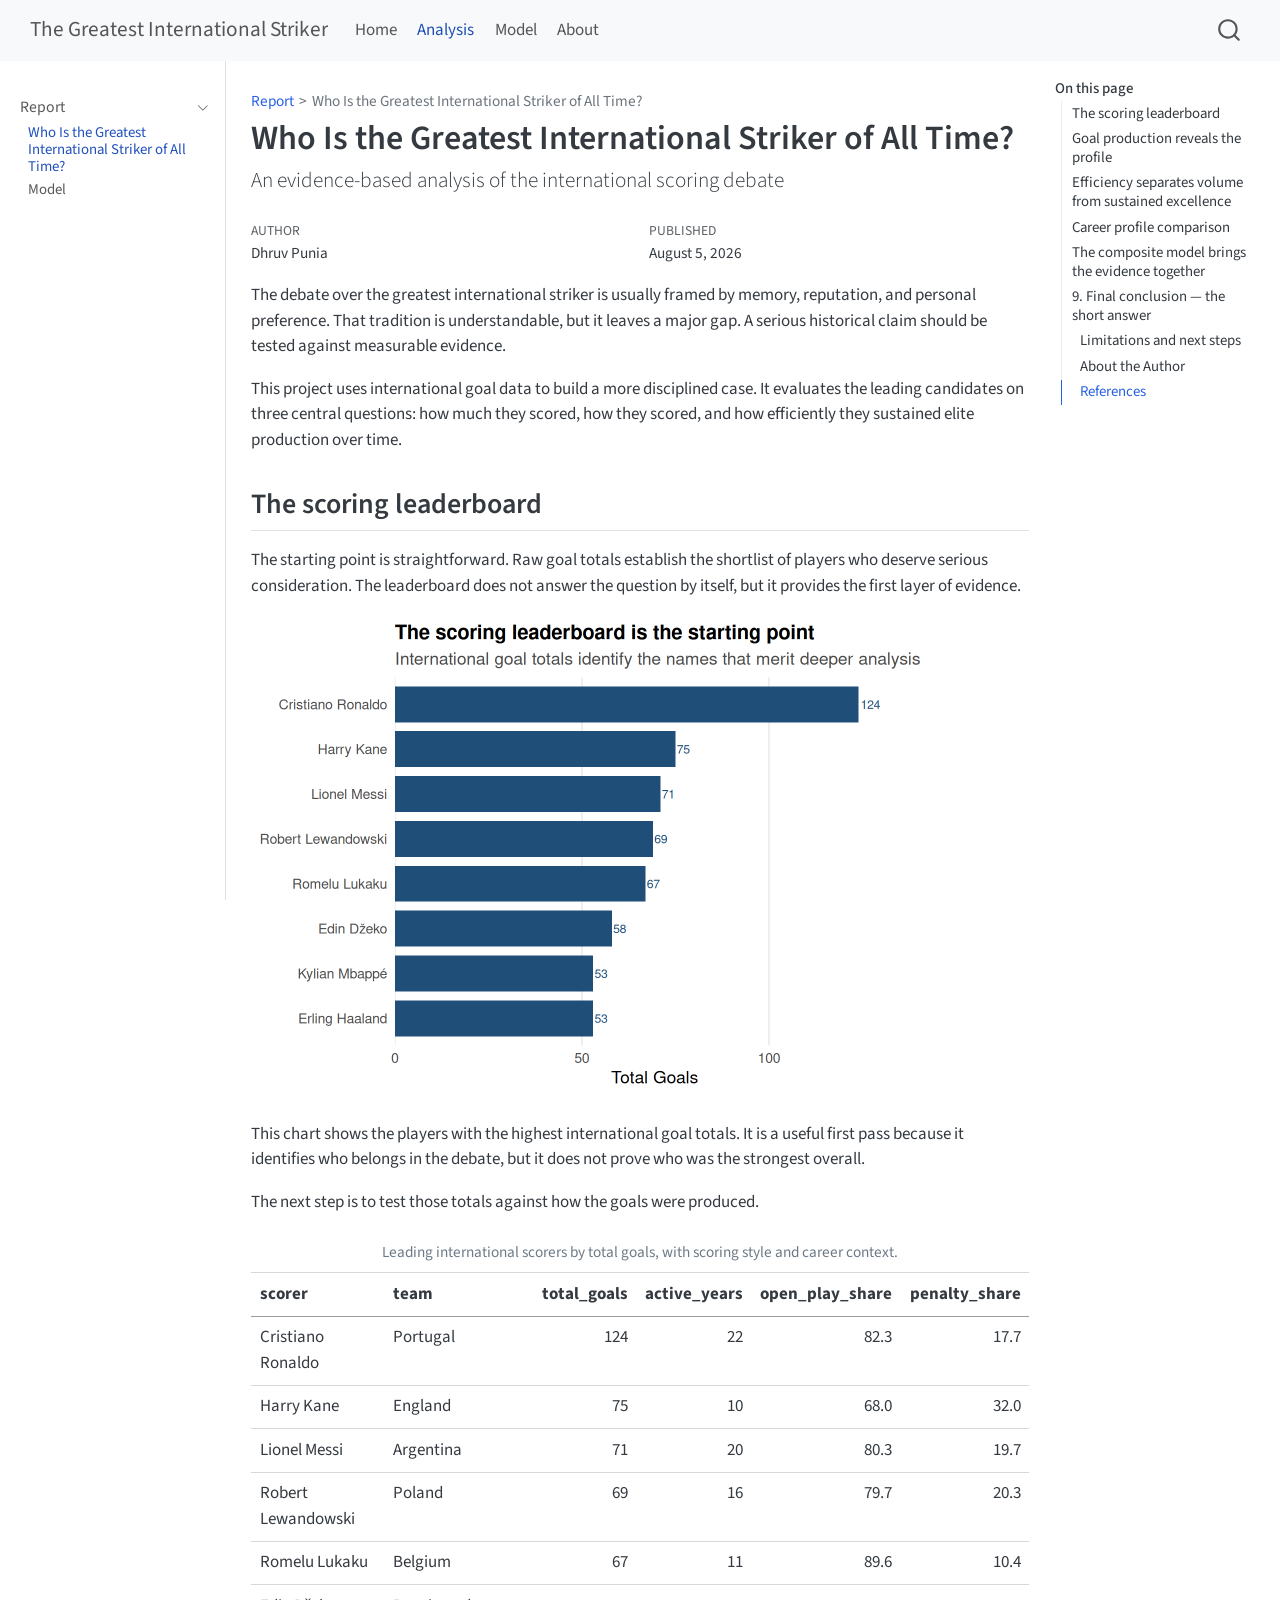
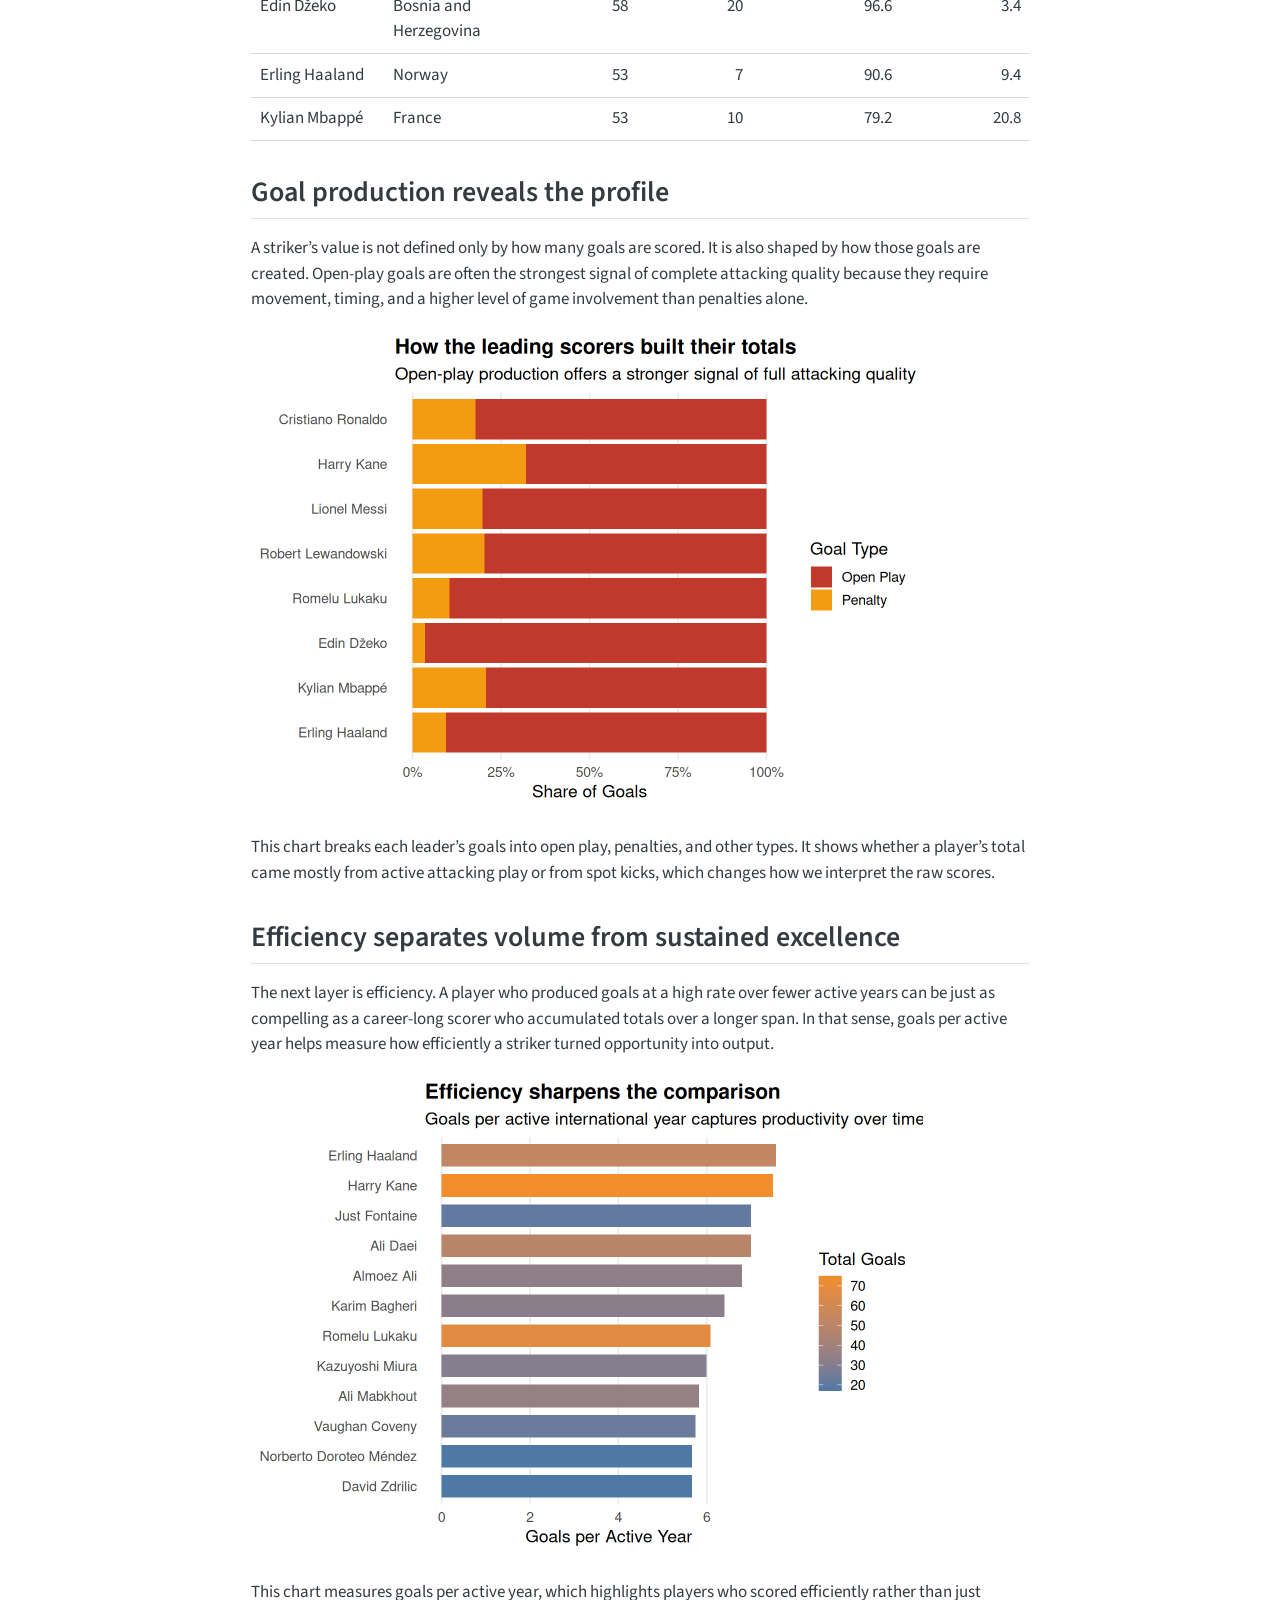
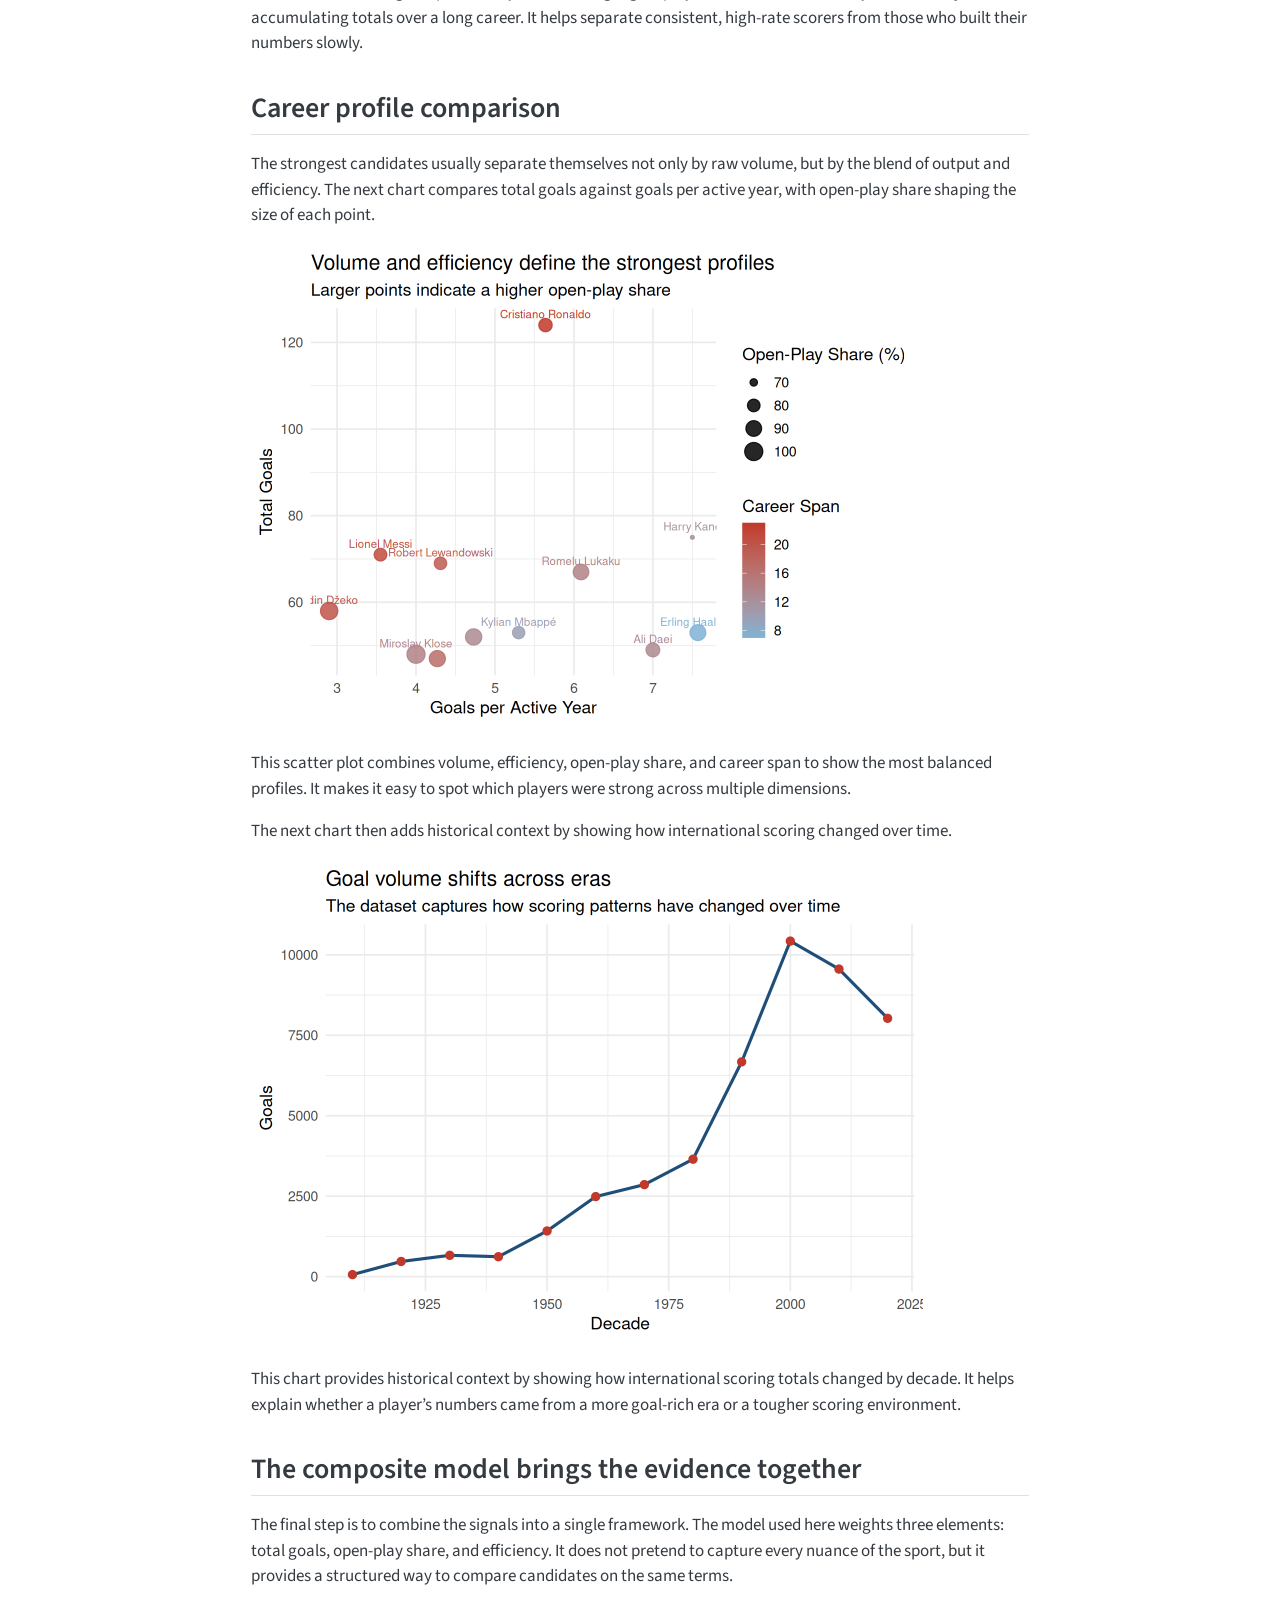
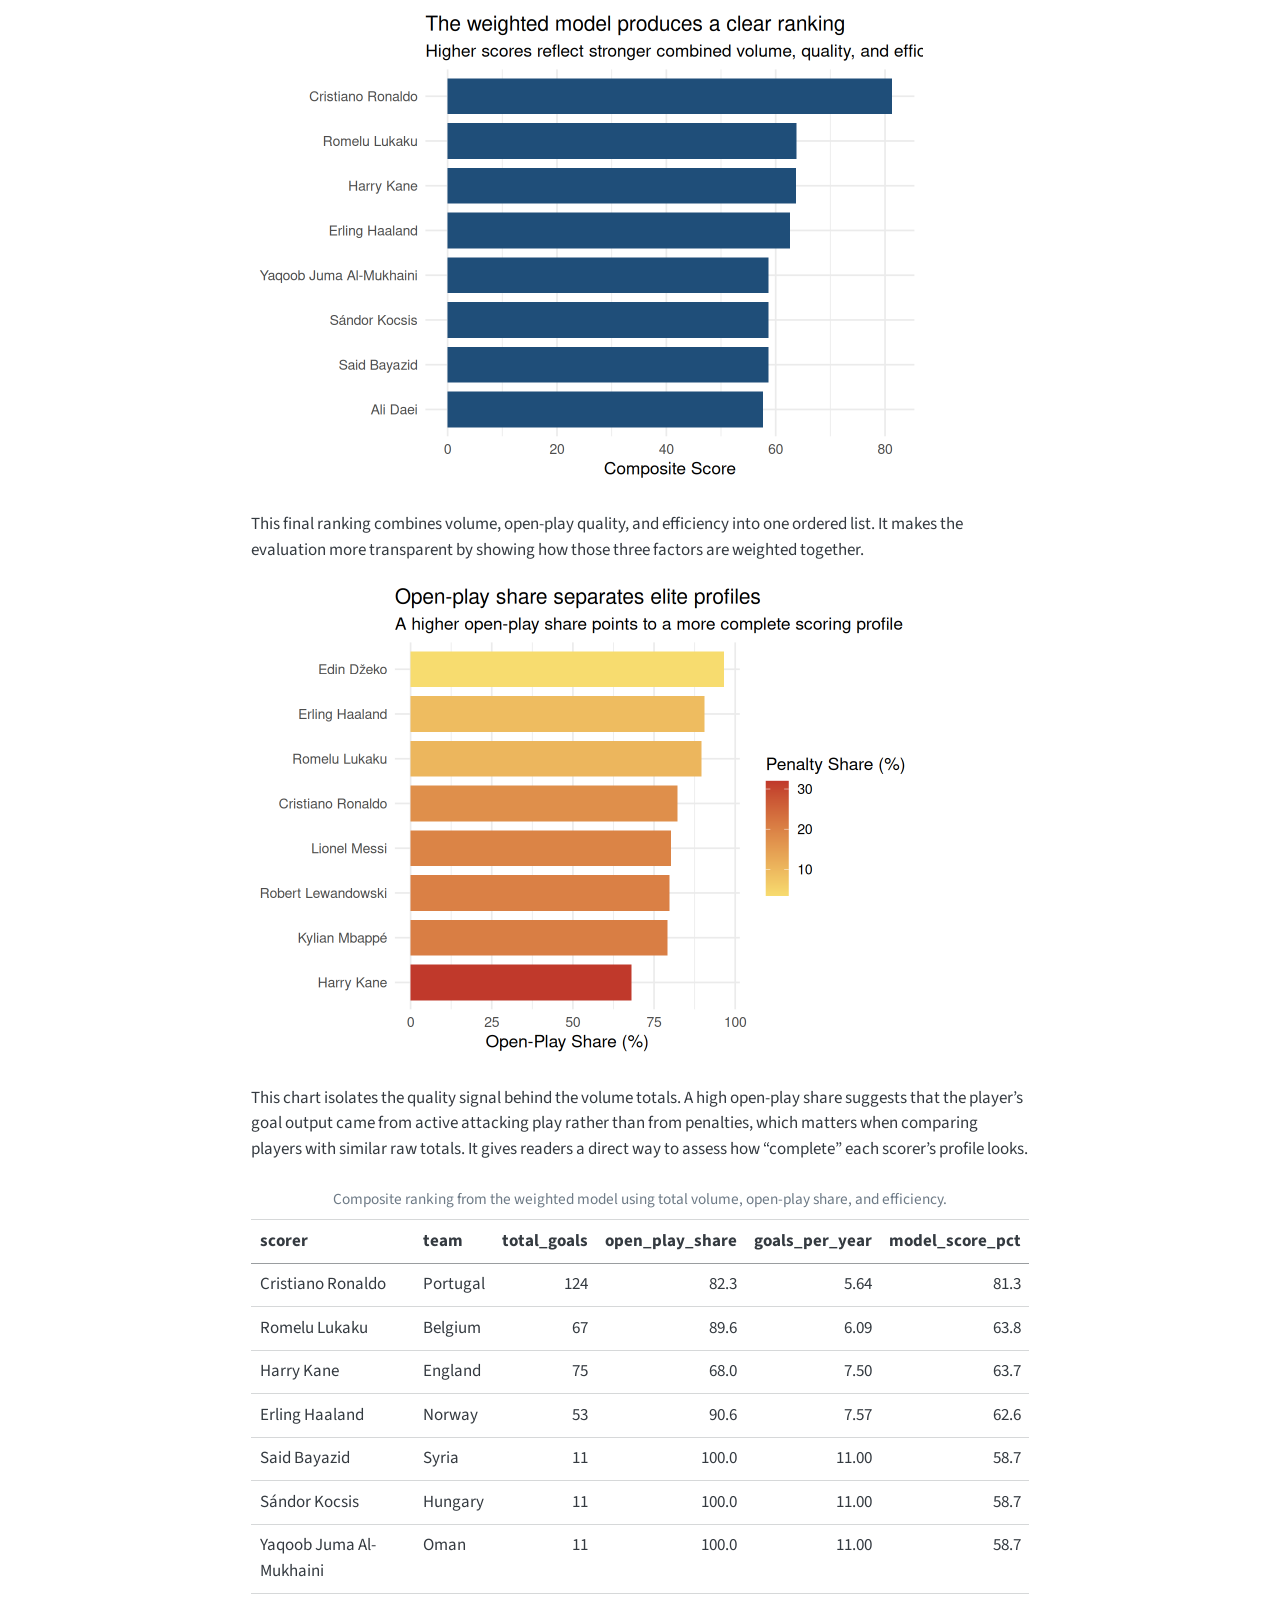
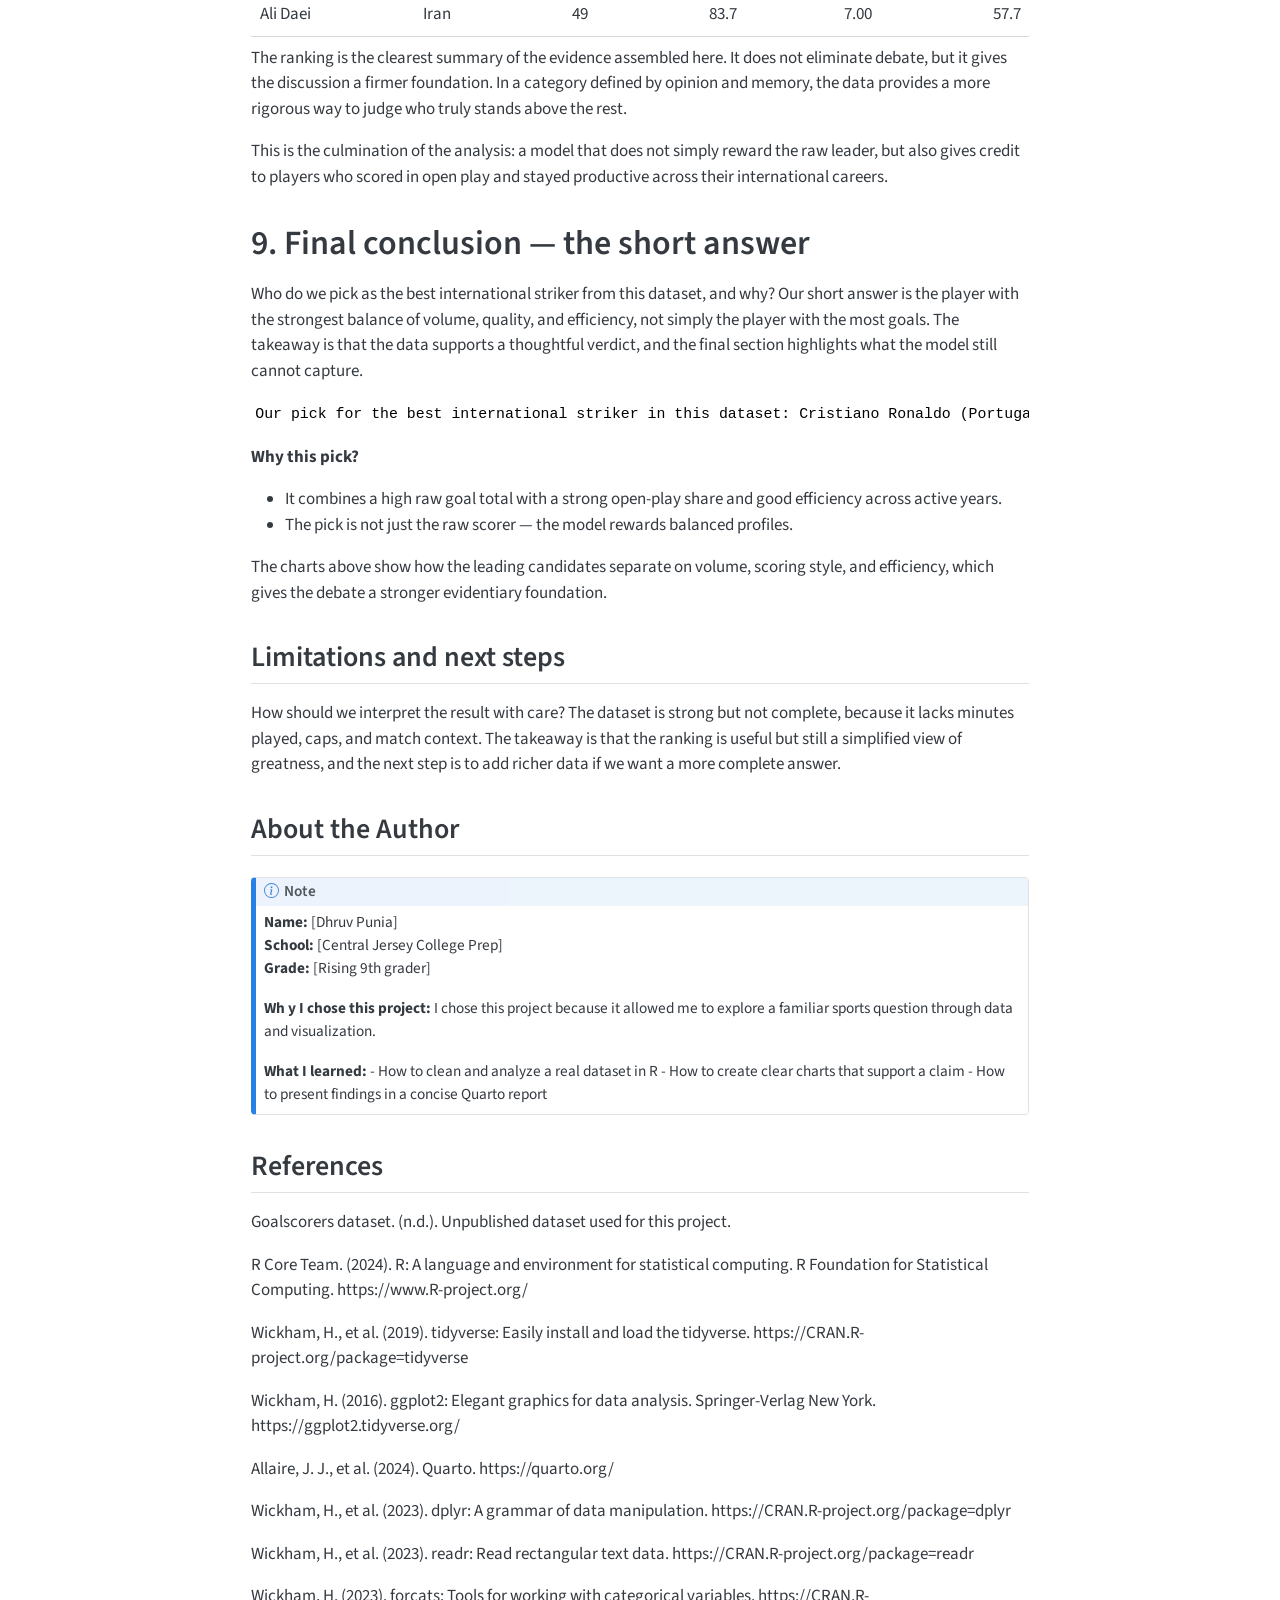
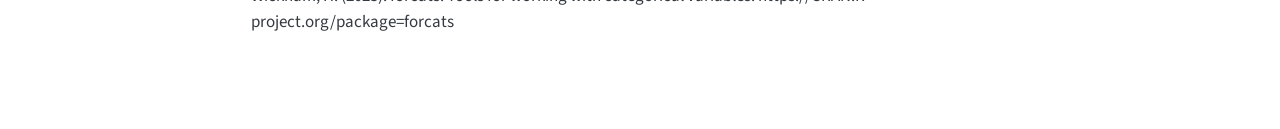
<file: docs/analysis.html>
<!DOCTYPE html>
<html xmlns="http://www.w3.org/1999/xhtml" lang="en" xml:lang="en"><head>

<meta charset="utf-8">
<meta name="generator" content="quarto-1.9.38">

<meta name="viewport" content="width=device-width, initial-scale=1.0, user-scalable=yes">

<meta name="author" content="Dhruv Punia">
<meta name="dcterms.date" content="2026-08-05">

<title>Who Is the Greatest International Striker of All Time? – The Greatest International Striker</title>
<style>
/* Default styles provided by pandoc.
** See https://pandoc.org/MANUAL.html#variables-for-html for config info.
*/
code{white-space: pre-wrap;}
span.smallcaps{font-variant: small-caps;}
div.columns{display: flex; gap: min(4vw, 1.5em);}
div.column{flex: auto; overflow-x: auto;}
div.hanging-indent{margin-left: 1.5em; text-indent: -1.5em;}
ul.task-list{list-style: none;}
ul.task-list li input[type="checkbox"] {
  width: 0.8em;
  margin: 0 0.8em 0.2em -1em; /* quarto-specific, see https://github.com/quarto-dev/quarto-cli/issues/4556 */ 
  vertical-align: middle;
}
</style>


<script src="site_libs/quarto-nav/quarto-nav.js"></script>
<script src="site_libs/quarto-nav/headroom.min.js"></script>
<script src="site_libs/clipboard/clipboard.min.js"></script>
<script src="site_libs/quarto-search/autocomplete.umd.js"></script>
<script src="site_libs/quarto-search/fuse.min.js"></script>
<script src="site_libs/quarto-search/quarto-search.js"></script>
<meta name="quarto:offset" content="./">
<script src="site_libs/quarto-html/quarto.js" type="module"></script>
<script src="site_libs/quarto-html/tabsets/tabsets.js" type="module"></script>
<script src="site_libs/quarto-html/popper.min.js"></script>
<script src="site_libs/quarto-html/tippy.umd.min.js"></script>
<script src="site_libs/quarto-html/anchor.min.js"></script>
<link href="site_libs/quarto-html/tippy.css" rel="stylesheet">
<link href="site_libs/quarto-html/quarto-syntax-highlighting-15634bcf2e68342d4ad2dfa704d543f6.css" rel="stylesheet" id="quarto-text-highlighting-styles">
<script src="site_libs/bootstrap/bootstrap.min.js"></script>
<link href="site_libs/bootstrap/bootstrap-icons.css" rel="stylesheet">
<link href="site_libs/bootstrap/bootstrap-1c49ef25152d617399b36c7d2b288fe5.min.css" rel="stylesheet" append-hash="true" id="quarto-bootstrap" data-mode="light">
<script id="quarto-search-options" type="application/json">{
  "location": "navbar",
  "copy-button": false,
  "collapse-after": 3,
  "panel-placement": "end",
  "type": "overlay",
  "limit": 50,
  "keyboard-shortcut": [
    "f",
    "/",
    "s"
  ],
  "show-item-context": false,
  "language": {
    "search-no-results-text": "No results",
    "search-matching-documents-text": "matching documents",
    "search-copy-link-title": "Copy link to search",
    "search-hide-matches-text": "Hide additional matches",
    "search-more-match-text": "more match in this document",
    "search-more-matches-text": "more matches in this document",
    "search-clear-button-title": "Clear",
    "search-text-placeholder": "",
    "search-detached-cancel-button-title": "Cancel",
    "search-submit-button-title": "Submit",
    "search-label": "Search"
  }
}</script>


</head>

<body class="nav-sidebar docked nav-fixed quarto-light">

<div id="quarto-search-results"></div>
  <header id="quarto-header" class="headroom fixed-top">
    <nav class="navbar navbar-expand-lg " data-bs-theme="dark">
      <div class="navbar-container container-fluid">
      <div class="navbar-brand-container mx-auto">
    <a class="navbar-brand" href="./index.html">
    <span class="navbar-title">The Greatest International Striker</span>
    </a>
  </div>
            <div id="quarto-search" class="" title="Search"></div>
          <button class="navbar-toggler" type="button" data-bs-toggle="collapse" data-bs-target="#navbarCollapse" aria-controls="navbarCollapse" role="menu" aria-expanded="false" aria-label="Toggle navigation" onclick="if (window.quartoToggleHeadroom) { window.quartoToggleHeadroom(); }">
  <span class="navbar-toggler-icon"></span>
</button>
          <div class="collapse navbar-collapse" id="navbarCollapse">
            <ul class="navbar-nav navbar-nav-scroll me-auto">
  <li class="nav-item">
    <a class="nav-link" href="./index.html"> 
<span class="menu-text">Home</span></a>
  </li>  
  <li class="nav-item">
    <a class="nav-link active" href="./analysis.html" aria-current="page"> 
<span class="menu-text">Analysis</span></a>
  </li>  
  <li class="nav-item">
    <a class="nav-link" href="./model.html"> 
<span class="menu-text">Model</span></a>
  </li>  
  <li class="nav-item">
    <a class="nav-link" href="./about.html"> 
<span class="menu-text">About</span></a>
  </li>  
</ul>
          </div> <!-- /navcollapse -->
            <div class="quarto-navbar-tools">
</div>
      </div> <!-- /container-fluid -->
    </nav>
  <nav class="quarto-secondary-nav">
    <div class="container-fluid d-flex">
      <button type="button" class="quarto-btn-toggle btn" data-bs-toggle="collapse" role="button" data-bs-target=".quarto-sidebar-collapse-item" aria-controls="quarto-sidebar" aria-expanded="false" aria-label="Toggle sidebar navigation" onclick="if (window.quartoToggleHeadroom) { window.quartoToggleHeadroom(); }">
        <i class="bi bi-layout-text-sidebar-reverse"></i>
      </button>
        <nav class="quarto-page-breadcrumbs" aria-label="breadcrumb"><ol class="breadcrumb"><li class="breadcrumb-item"><a href="./analysis.html">Report</a></li><li class="breadcrumb-item"><a href="./analysis.html">Who Is the Greatest International Striker of All Time?</a></li></ol></nav>
        <a class="flex-grow-1" role="navigation" data-bs-toggle="collapse" data-bs-target=".quarto-sidebar-collapse-item" aria-controls="quarto-sidebar" aria-expanded="false" aria-label="Toggle sidebar navigation" onclick="if (window.quartoToggleHeadroom) { window.quartoToggleHeadroom(); }">      
        </a>
    </div>
  </nav>
</header>
<!-- content -->
<div id="quarto-content" class="quarto-container page-columns page-rows-contents page-layout-article page-navbar">
<!-- sidebar -->
  <nav id="quarto-sidebar" class="sidebar collapse collapse-horizontal quarto-sidebar-collapse-item sidebar-navigation docked overflow-auto">
    <div class="sidebar-menu-container"> 
    <ul class="list-unstyled mt-1">
        <li class="sidebar-item sidebar-item-section">
      <div class="sidebar-item-container"> 
            <a class="sidebar-item-text sidebar-link text-start" data-bs-toggle="collapse" data-bs-target="#quarto-sidebar-section-1" role="navigation" aria-expanded="true">
 <span class="menu-text">Report</span></a>
          <a class="sidebar-item-toggle text-start" data-bs-toggle="collapse" data-bs-target="#quarto-sidebar-section-1" role="navigation" aria-expanded="true" aria-label="Toggle section">
            <i class="bi bi-chevron-right ms-2"></i>
          </a> 
      </div>
      <ul id="quarto-sidebar-section-1" class="collapse list-unstyled sidebar-section depth1 show">  
          <li class="sidebar-item">
  <div class="sidebar-item-container"> 
  <a href="./analysis.html" class="sidebar-item-text sidebar-link active">
 <span class="menu-text">Who Is the Greatest International Striker of All Time?</span></a>
  </div>
</li>
          <li class="sidebar-item">
  <div class="sidebar-item-container"> 
  <a href="./model.html" class="sidebar-item-text sidebar-link">
 <span class="menu-text">Model</span></a>
  </div>
</li>
      </ul>
  </li>
    </ul>
    </div>
</nav>
<div id="quarto-sidebar-glass" class="quarto-sidebar-collapse-item" data-bs-toggle="collapse" data-bs-target=".quarto-sidebar-collapse-item"></div>
<!-- margin-sidebar -->
    <div id="quarto-margin-sidebar" class="sidebar margin-sidebar">
        <nav id="TOC" role="doc-toc" class="toc-active">
    <h2 id="toc-title">On this page</h2>
   
  <ul>
  <li><a href="#the-scoring-leaderboard" id="toc-the-scoring-leaderboard" class="nav-link active" data-scroll-target="#the-scoring-leaderboard">The scoring leaderboard</a></li>
  <li><a href="#goal-production-reveals-the-profile" id="toc-goal-production-reveals-the-profile" class="nav-link" data-scroll-target="#goal-production-reveals-the-profile">Goal production reveals the profile</a></li>
  <li><a href="#efficiency-separates-volume-from-sustained-excellence" id="toc-efficiency-separates-volume-from-sustained-excellence" class="nav-link" data-scroll-target="#efficiency-separates-volume-from-sustained-excellence">Efficiency separates volume from sustained excellence</a></li>
  <li><a href="#career-profile-comparison" id="toc-career-profile-comparison" class="nav-link" data-scroll-target="#career-profile-comparison">Career profile comparison</a></li>
  <li><a href="#the-composite-model-brings-the-evidence-together" id="toc-the-composite-model-brings-the-evidence-together" class="nav-link" data-scroll-target="#the-composite-model-brings-the-evidence-together">The composite model brings the evidence together</a></li>
  <li><a href="#final-conclusion-the-short-answer" id="toc-final-conclusion-the-short-answer" class="nav-link" data-scroll-target="#final-conclusion-the-short-answer">9. Final conclusion — the short answer</a>
  <ul class="collapse">
  <li><a href="#limitations-and-next-steps" id="toc-limitations-and-next-steps" class="nav-link" data-scroll-target="#limitations-and-next-steps">Limitations and next steps</a></li>
  <li><a href="#about-the-author" id="toc-about-the-author" class="nav-link" data-scroll-target="#about-the-author">About the Author</a></li>
  <li><a href="#references" id="toc-references" class="nav-link" data-scroll-target="#references">References</a></li>
  </ul></li>
  </ul>
</nav>
    </div>
<!-- main -->
<main class="content" id="quarto-document-content">

<header id="title-block-header" class="quarto-title-block default"><nav class="quarto-page-breadcrumbs quarto-title-breadcrumbs d-none d-lg-block" aria-label="breadcrumb"><ol class="breadcrumb"><li class="breadcrumb-item"><a href="./analysis.html">Report</a></li><li class="breadcrumb-item"><a href="./analysis.html">Who Is the Greatest International Striker of All Time?</a></li></ol></nav>
<div class="quarto-title">
<h1 class="title">Who Is the Greatest International Striker of All Time?</h1>
<p class="subtitle lead">An evidence-based analysis of the international scoring debate</p>
</div>



<div class="quarto-title-meta">

    <div>
    <div class="quarto-title-meta-heading">Author</div>
    <div class="quarto-title-meta-contents">
             <p>Dhruv Punia </p>
          </div>
  </div>
    
    <div>
    <div class="quarto-title-meta-heading">Published</div>
    <div class="quarto-title-meta-contents">
      <p class="date">August 5, 2026</p>
    </div>
  </div>
  
    
  </div>
  


</header>


<p>The debate over the greatest international striker is usually framed by memory, reputation, and personal preference. That tradition is understandable, but it leaves a major gap. A serious historical claim should be tested against measurable evidence.</p>
<p>This project uses international goal data to build a more disciplined case. It evaluates the leading candidates on three central questions: how much they scored, how they scored, and how efficiently they sustained elite production over time.</p>
<section id="the-scoring-leaderboard" class="level2">
<h2 class="anchored" data-anchor-id="the-scoring-leaderboard">The scoring leaderboard</h2>
<p>The starting point is straightforward. Raw goal totals establish the shortlist of players who deserve serious consideration. The leaderboard does not answer the question by itself, but it provides the first layer of evidence.</p>
<div class="cell">
<div class="cell-output-display">
<div>
<figure class="figure">
<p><img src="analysis_files/figure-html/unnamed-chunk-2-1.png" class="img-fluid figure-img" width="672"></p>
</figure>
</div>
</div>
</div>
<p>This chart shows the players with the highest international goal totals. It is a useful first pass because it identifies who belongs in the debate, but it does not prove who was the strongest overall.</p>
<p>The next step is to test those totals against how the goals were produced.</p>
<table class="caption-top table">
<caption>Leading international scorers by total goals, with scoring style and career context.</caption>
<colgroup>
<col style="width: 19%">
<col style="width: 23%">
<col style="width: 12%">
<col style="width: 13%">
<col style="width: 16%">
<col style="width: 14%">
</colgroup>
<thead>
<tr class="header">
<th style="text-align: left;">scorer</th>
<th style="text-align: left;">team</th>
<th style="text-align: right;">total_goals</th>
<th style="text-align: right;">active_years</th>
<th style="text-align: right;">open_play_share</th>
<th style="text-align: right;">penalty_share</th>
</tr>
</thead>
<tbody>
<tr class="odd">
<td style="text-align: left;">Cristiano Ronaldo</td>
<td style="text-align: left;">Portugal</td>
<td style="text-align: right;">124</td>
<td style="text-align: right;">22</td>
<td style="text-align: right;">82.3</td>
<td style="text-align: right;">17.7</td>
</tr>
<tr class="even">
<td style="text-align: left;">Harry Kane</td>
<td style="text-align: left;">England</td>
<td style="text-align: right;">75</td>
<td style="text-align: right;">10</td>
<td style="text-align: right;">68.0</td>
<td style="text-align: right;">32.0</td>
</tr>
<tr class="odd">
<td style="text-align: left;">Lionel Messi</td>
<td style="text-align: left;">Argentina</td>
<td style="text-align: right;">71</td>
<td style="text-align: right;">20</td>
<td style="text-align: right;">80.3</td>
<td style="text-align: right;">19.7</td>
</tr>
<tr class="even">
<td style="text-align: left;">Robert Lewandowski</td>
<td style="text-align: left;">Poland</td>
<td style="text-align: right;">69</td>
<td style="text-align: right;">16</td>
<td style="text-align: right;">79.7</td>
<td style="text-align: right;">20.3</td>
</tr>
<tr class="odd">
<td style="text-align: left;">Romelu Lukaku</td>
<td style="text-align: left;">Belgium</td>
<td style="text-align: right;">67</td>
<td style="text-align: right;">11</td>
<td style="text-align: right;">89.6</td>
<td style="text-align: right;">10.4</td>
</tr>
<tr class="even">
<td style="text-align: left;">Edin Džeko</td>
<td style="text-align: left;">Bosnia and Herzegovina</td>
<td style="text-align: right;">58</td>
<td style="text-align: right;">20</td>
<td style="text-align: right;">96.6</td>
<td style="text-align: right;">3.4</td>
</tr>
<tr class="odd">
<td style="text-align: left;">Erling Haaland</td>
<td style="text-align: left;">Norway</td>
<td style="text-align: right;">53</td>
<td style="text-align: right;">7</td>
<td style="text-align: right;">90.6</td>
<td style="text-align: right;">9.4</td>
</tr>
<tr class="even">
<td style="text-align: left;">Kylian Mbappé</td>
<td style="text-align: left;">France</td>
<td style="text-align: right;">53</td>
<td style="text-align: right;">10</td>
<td style="text-align: right;">79.2</td>
<td style="text-align: right;">20.8</td>
</tr>
</tbody>
</table>
</section>
<section id="goal-production-reveals-the-profile" class="level2">
<h2 class="anchored" data-anchor-id="goal-production-reveals-the-profile">Goal production reveals the profile</h2>
<p>A striker’s value is not defined only by how many goals are scored. It is also shaped by how those goals are created. Open-play goals are often the strongest signal of complete attacking quality because they require movement, timing, and a higher level of game involvement than penalties alone.</p>
<div class="cell">
<div class="cell-output-display">
<div>
<figure class="figure">
<p><img src="analysis_files/figure-html/unnamed-chunk-4-1.png" class="img-fluid figure-img" width="672"></p>
</figure>
</div>
</div>
</div>
<p>This chart breaks each leader’s goals into open play, penalties, and other types. It shows whether a player’s total came mostly from active attacking play or from spot kicks, which changes how we interpret the raw scores.</p>
</section>
<section id="efficiency-separates-volume-from-sustained-excellence" class="level2">
<h2 class="anchored" data-anchor-id="efficiency-separates-volume-from-sustained-excellence">Efficiency separates volume from sustained excellence</h2>
<p>The next layer is efficiency. A player who produced goals at a high rate over fewer active years can be just as compelling as a career-long scorer who accumulated totals over a longer span. In that sense, goals per active year helps measure how efficiently a striker turned opportunity into output.</p>
<div class="cell">
<div class="cell-output-display">
<div>
<figure class="figure">
<p><img src="analysis_files/figure-html/unnamed-chunk-5-1.png" class="img-fluid figure-img" width="672"></p>
</figure>
</div>
</div>
</div>
<p>This chart measures goals per active year, which highlights players who scored efficiently rather than just accumulating totals over a long career. It helps separate consistent, high-rate scorers from those who built their numbers slowly.</p>
</section>
<section id="career-profile-comparison" class="level2">
<h2 class="anchored" data-anchor-id="career-profile-comparison">Career profile comparison</h2>
<p>The strongest candidates usually separate themselves not only by raw volume, but by the blend of output and efficiency. The next chart compares total goals against goals per active year, with open-play share shaping the size of each point.</p>
<div class="cell">
<div class="cell-output-display">
<div>
<figure class="figure">
<p><img src="analysis_files/figure-html/unnamed-chunk-6-1.png" class="img-fluid figure-img" width="672"></p>
</figure>
</div>
</div>
</div>
<p>This scatter plot combines volume, efficiency, open-play share, and career span to show the most balanced profiles. It makes it easy to spot which players were strong across multiple dimensions.</p>
<p>The next chart then adds historical context by showing how international scoring changed over time.</p>
<div class="cell">
<div class="cell-output-display">
<div>
<figure class="figure">
<p><img src="analysis_files/figure-html/unnamed-chunk-7-1.png" class="img-fluid figure-img" width="672"></p>
</figure>
</div>
</div>
</div>
<p>This chart provides historical context by showing how international scoring totals changed by decade. It helps explain whether a player’s numbers came from a more goal-rich era or a tougher scoring environment.</p>
</section>
<section id="the-composite-model-brings-the-evidence-together" class="level2">
<h2 class="anchored" data-anchor-id="the-composite-model-brings-the-evidence-together">The composite model brings the evidence together</h2>
<p>The final step is to combine the signals into a single framework. The model used here weights three elements: total goals, open-play share, and efficiency. It does not pretend to capture every nuance of the sport, but it provides a structured way to compare candidates on the same terms.</p>
<div class="cell">
<div class="cell-output-display">
<div>
<figure class="figure">
<p><img src="analysis_files/figure-html/unnamed-chunk-9-1.png" class="img-fluid figure-img" width="672"></p>
</figure>
</div>
</div>
</div>
<p>This final ranking combines volume, open-play quality, and efficiency into one ordered list. It makes the evaluation more transparent by showing how those three factors are weighted together.</p>
<div class="cell">
<div class="cell-output-display">
<div>
<figure class="figure">
<p><img src="analysis_files/figure-html/unnamed-chunk-10-1.png" class="img-fluid figure-img" width="672"></p>
</figure>
</div>
</div>
</div>
<p>This chart isolates the quality signal behind the volume totals. A high open-play share suggests that the player’s goal output came from active attacking play rather than from penalties, which matters when comparing players with similar raw totals. It gives readers a direct way to assess how “complete” each scorer’s profile looks.</p>
<table class="caption-top table">
<caption>Composite ranking from the weighted model using total volume, open-play share, and efficiency.</caption>
<colgroup>
<col style="width: 26%">
<col style="width: 9%">
<col style="width: 13%">
<col style="width: 17%">
<col style="width: 16%">
<col style="width: 17%">
</colgroup>
<thead>
<tr class="header">
<th style="text-align: left;">scorer</th>
<th style="text-align: left;">team</th>
<th style="text-align: right;">total_goals</th>
<th style="text-align: right;">open_play_share</th>
<th style="text-align: right;">goals_per_year</th>
<th style="text-align: right;">model_score_pct</th>
</tr>
</thead>
<tbody>
<tr class="odd">
<td style="text-align: left;">Cristiano Ronaldo</td>
<td style="text-align: left;">Portugal</td>
<td style="text-align: right;">124</td>
<td style="text-align: right;">82.3</td>
<td style="text-align: right;">5.64</td>
<td style="text-align: right;">81.3</td>
</tr>
<tr class="even">
<td style="text-align: left;">Romelu Lukaku</td>
<td style="text-align: left;">Belgium</td>
<td style="text-align: right;">67</td>
<td style="text-align: right;">89.6</td>
<td style="text-align: right;">6.09</td>
<td style="text-align: right;">63.8</td>
</tr>
<tr class="odd">
<td style="text-align: left;">Harry Kane</td>
<td style="text-align: left;">England</td>
<td style="text-align: right;">75</td>
<td style="text-align: right;">68.0</td>
<td style="text-align: right;">7.50</td>
<td style="text-align: right;">63.7</td>
</tr>
<tr class="even">
<td style="text-align: left;">Erling Haaland</td>
<td style="text-align: left;">Norway</td>
<td style="text-align: right;">53</td>
<td style="text-align: right;">90.6</td>
<td style="text-align: right;">7.57</td>
<td style="text-align: right;">62.6</td>
</tr>
<tr class="odd">
<td style="text-align: left;">Said Bayazid</td>
<td style="text-align: left;">Syria</td>
<td style="text-align: right;">11</td>
<td style="text-align: right;">100.0</td>
<td style="text-align: right;">11.00</td>
<td style="text-align: right;">58.7</td>
</tr>
<tr class="even">
<td style="text-align: left;">Sándor Kocsis</td>
<td style="text-align: left;">Hungary</td>
<td style="text-align: right;">11</td>
<td style="text-align: right;">100.0</td>
<td style="text-align: right;">11.00</td>
<td style="text-align: right;">58.7</td>
</tr>
<tr class="odd">
<td style="text-align: left;">Yaqoob Juma Al-Mukhaini</td>
<td style="text-align: left;">Oman</td>
<td style="text-align: right;">11</td>
<td style="text-align: right;">100.0</td>
<td style="text-align: right;">11.00</td>
<td style="text-align: right;">58.7</td>
</tr>
<tr class="even">
<td style="text-align: left;">Ali Daei</td>
<td style="text-align: left;">Iran</td>
<td style="text-align: right;">49</td>
<td style="text-align: right;">83.7</td>
<td style="text-align: right;">7.00</td>
<td style="text-align: right;">57.7</td>
</tr>
</tbody>
</table>
<p>The ranking is the clearest summary of the evidence assembled here. It does not eliminate debate, but it gives the discussion a firmer foundation. In a category defined by opinion and memory, the data provides a more rigorous way to judge who truly stands above the rest.</p>
<p>This is the culmination of the analysis: a model that does not simply reward the raw leader, but also gives credit to players who scored in open play and stayed productive across their international careers.</p>
</section>
<section id="final-conclusion-the-short-answer" class="level1">
<h1>9. Final conclusion — the short answer</h1>
<p>Who do we pick as the best international striker from this dataset, and why? Our short answer is the player with the strongest balance of volume, quality, and efficiency, not simply the player with the most goals. The takeaway is that the data supports a thoughtful verdict, and the final section highlights what the model still cannot capture.</p>
<div class="cell">
<div class="cell-output cell-output-stdout">
<pre><code>Our pick for the best international striker in this dataset: Cristiano Ronaldo (Portugal) — model score: 8130.</code></pre>
</div>
</div>
<p><strong>Why this pick?</strong></p>
<ul>
<li>It combines a high raw goal total with a strong open-play share and good efficiency across active years.</li>
<li>The pick is not just the raw scorer — the model rewards balanced profiles.</li>
</ul>
<p>The charts above show how the leading candidates separate on volume, scoring style, and efficiency, which gives the debate a stronger evidentiary foundation.</p>
<section id="limitations-and-next-steps" class="level2">
<h2 class="anchored" data-anchor-id="limitations-and-next-steps">Limitations and next steps</h2>
<p>How should we interpret the result with care? The dataset is strong but not complete, because it lacks minutes played, caps, and match context. The takeaway is that the ranking is useful but still a simplified view of greatness, and the next step is to add richer data if we want a more complete answer.</p>
</section>
<section id="about-the-author" class="level2">
<h2 class="anchored" data-anchor-id="about-the-author">About the Author</h2>
<div class="callout callout-style-default callout-note callout-titled">
<div class="callout-header d-flex align-content-center">
<div class="callout-icon-container">
<i class="callout-icon"></i>
</div>
<div class="callout-title-container flex-fill">
Note
</div>
</div>
<div class="callout-body-container callout-body">
<p><strong>Name:</strong> [Dhruv Punia]<br>
<strong>School:</strong> [Central Jersey College Prep]<br>
<strong>Grade:</strong> [Rising 9th grader]</p>
<p><strong>Wh y I chose this project:</strong> I chose this project because it allowed me to explore a familiar sports question through data and visualization.</p>
<p><strong>What I learned:</strong> - How to clean and analyze a real dataset in R - How to create clear charts that support a claim - How to present findings in a concise Quarto report</p>
</div>
</div>
</section>
<section id="references" class="level2">
<h2 class="anchored" data-anchor-id="references">References</h2>
<p>Goalscorers dataset. (n.d.). Unpublished dataset used for this project.</p>
<p>R Core Team. (2024). R: A language and environment for statistical computing. R Foundation for Statistical Computing. https://www.R-project.org/</p>
<p>Wickham, H., et al.&nbsp;(2019). tidyverse: Easily install and load the tidyverse. https://CRAN.R-project.org/package=tidyverse</p>
<p>Wickham, H. (2016). ggplot2: Elegant graphics for data analysis. Springer-Verlag New York. https://ggplot2.tidyverse.org/</p>
<p>Allaire, J. J., et al.&nbsp;(2024). Quarto. https://quarto.org/</p>
<p>Wickham, H., et al.&nbsp;(2023). dplyr: A grammar of data manipulation. https://CRAN.R-project.org/package=dplyr</p>
<p>Wickham, H., et al.&nbsp;(2023). readr: Read rectangular text data. https://CRAN.R-project.org/package=readr</p>
<p>Wickham, H. (2023). forcats: Tools for working with categorical variables. https://CRAN.R-project.org/package=forcats</p>


</section>
</section>

</main> <!-- /main -->
<script id="quarto-html-after-body" type="application/javascript">
  window.document.addEventListener("DOMContentLoaded", function (event) {
    const icon = "";
    const anchorJS = new window.AnchorJS();
    anchorJS.options = {
      placement: 'right',
      icon: icon
    };
    anchorJS.add('.anchored');
    const isCodeAnnotation = (el) => {
      for (const clz of el.classList) {
        if (clz.startsWith('code-annotation-')) {                     
          return true;
        }
      }
      return false;
    }
    const onCopySuccess = function(e) {
      // button target
      const button = e.trigger;
      // don't keep focus
      button.blur();
      // flash "checked"
      button.classList.add('code-copy-button-checked');
      var currentTitle = button.getAttribute("title");
      button.setAttribute("title", "Copied!");
      let tooltip;
      if (window.bootstrap) {
        button.setAttribute("data-bs-toggle", "tooltip");
        button.setAttribute("data-bs-placement", "left");
        button.setAttribute("data-bs-title", "Copied!");
        tooltip = new bootstrap.Tooltip(button, 
          { trigger: "manual", 
            customClass: "code-copy-button-tooltip",
            offset: [0, -8]});
        tooltip.show();    
      }
      setTimeout(function() {
        if (tooltip) {
          tooltip.hide();
          button.removeAttribute("data-bs-title");
          button.removeAttribute("data-bs-toggle");
          button.removeAttribute("data-bs-placement");
        }
        button.setAttribute("title", currentTitle);
        button.classList.remove('code-copy-button-checked');
      }, 1000);
      // clear code selection
      e.clearSelection();
    }
    const getTextToCopy = function(trigger) {
      const outerScaffold = trigger.parentElement.cloneNode(true);
      const codeEl = outerScaffold.querySelector('code');
      for (const childEl of codeEl.children) {
        if (isCodeAnnotation(childEl)) {
          childEl.remove();
        }
      }
      return codeEl.innerText;
    }
    const clipboard = new window.ClipboardJS('.code-copy-button:not([data-in-quarto-modal])', {
      text: getTextToCopy
    });
    clipboard.on('success', onCopySuccess);
    if (window.document.getElementById('quarto-embedded-source-code-modal')) {
      const clipboardModal = new window.ClipboardJS('.code-copy-button[data-in-quarto-modal]', {
        text: getTextToCopy,
        container: window.document.getElementById('quarto-embedded-source-code-modal')
      });
      clipboardModal.on('success', onCopySuccess);
    }
      var localhostRegex = new RegExp(/^(?:http|https):\/\/localhost\:?[0-9]*\//);
      var mailtoRegex = new RegExp(/^mailto:/);
        var filterRegex = new RegExp('/' + window.location.host + '/');
      var isInternal = (href) => {
          return filterRegex.test(href) || localhostRegex.test(href) || mailtoRegex.test(href);
      }
      // Inspect non-navigation links and adorn them if external
     var links = window.document.querySelectorAll('a[href]:not(.nav-link):not(.navbar-brand):not(.toc-action):not(.sidebar-link):not(.sidebar-item-toggle):not(.pagination-link):not(.no-external):not([aria-hidden]):not(.dropdown-item):not(.quarto-navigation-tool):not(.about-link)');
      for (var i=0; i<links.length; i++) {
        const link = links[i];
        if (!isInternal(link.href)) {
          // undo the damage that might have been done by quarto-nav.js in the case of
          // links that we want to consider external
          if (link.dataset.originalHref !== undefined) {
            link.href = link.dataset.originalHref;
          }
        }
      }
    function tippyHover(el, contentFn, onTriggerFn, onUntriggerFn) {
      const config = {
        allowHTML: true,
        maxWidth: 500,
        delay: 100,
        arrow: false,
        appendTo: function(el) {
            return el.parentElement;
        },
        interactive: true,
        interactiveBorder: 10,
        theme: 'quarto',
        placement: 'bottom-start',
      };
      if (contentFn) {
        config.content = contentFn;
      }
      if (onTriggerFn) {
        config.onTrigger = onTriggerFn;
      }
      if (onUntriggerFn) {
        config.onUntrigger = onUntriggerFn;
      }
      window.tippy(el, config); 
    }
    const noterefs = window.document.querySelectorAll('a[role="doc-noteref"]');
    for (var i=0; i<noterefs.length; i++) {
      const ref = noterefs[i];
      tippyHover(ref, function() {
        // use id or data attribute instead here
        let href = ref.getAttribute('data-footnote-href') || ref.getAttribute('href');
        try { href = new URL(href).hash; } catch {}
        const id = href.replace(/^#\/?/, "");
        const note = window.document.getElementById(id);
        if (note) {
          return note.innerHTML;
        } else {
          return "";
        }
      });
    }
    const xrefs = window.document.querySelectorAll('a.quarto-xref');
    const processXRef = (id, note) => {
      // Strip column container classes
      const stripColumnClz = (el) => {
        el.classList.remove("page-full", "page-columns");
        if (el.children) {
          for (const child of el.children) {
            stripColumnClz(child);
          }
        }
      }
      stripColumnClz(note)
      if (id === null || id.startsWith('sec-')) {
        // Special case sections, only their first couple elements
        const container = document.createElement("div");
        if (note.children && note.children.length > 2) {
          container.appendChild(note.children[0].cloneNode(true));
          for (let i = 1; i < note.children.length; i++) {
            const child = note.children[i];
            if (child.tagName === "P" && child.innerText === "") {
              continue;
            } else {
              container.appendChild(child.cloneNode(true));
              break;
            }
          }
          if (window.Quarto?.typesetMath) {
            window.Quarto.typesetMath(container);
          }
          return container.innerHTML
        } else {
          if (window.Quarto?.typesetMath) {
            window.Quarto.typesetMath(note);
          }
          return note.innerHTML;
        }
      } else {
        // Remove any anchor links if they are present
        const anchorLink = note.querySelector('a.anchorjs-link');
        if (anchorLink) {
          anchorLink.remove();
        }
        if (window.Quarto?.typesetMath) {
          window.Quarto.typesetMath(note);
        }
        if (note.classList.contains("callout")) {
          return note.outerHTML;
        } else {
          return note.innerHTML;
        }
      }
    }
    for (var i=0; i<xrefs.length; i++) {
      const xref = xrefs[i];
      tippyHover(xref, undefined, function(instance) {
        instance.disable();
        let url = xref.getAttribute('href');
        let hash = undefined; 
        if (url.startsWith('#')) {
          hash = url;
        } else {
          try { hash = new URL(url).hash; } catch {}
        }
        if (hash) {
          const id = hash.replace(/^#\/?/, "");
          const note = window.document.getElementById(id);
          if (note !== null) {
            try {
              const html = processXRef(id, note.cloneNode(true));
              instance.setContent(html);
            } finally {
              instance.enable();
              instance.show();
            }
          } else {
            // See if we can fetch this
            fetch(url.split('#')[0])
            .then(res => res.text())
            .then(html => {
              const parser = new DOMParser();
              const htmlDoc = parser.parseFromString(html, "text/html");
              const note = htmlDoc.getElementById(id);
              if (note !== null) {
                const html = processXRef(id, note);
                instance.setContent(html);
              } 
            }).finally(() => {
              instance.enable();
              instance.show();
            });
          }
        } else {
          // See if we can fetch a full url (with no hash to target)
          // This is a special case and we should probably do some content thinning / targeting
          fetch(url)
          .then(res => res.text())
          .then(html => {
            const parser = new DOMParser();
            const htmlDoc = parser.parseFromString(html, "text/html");
            const note = htmlDoc.querySelector('main.content');
            if (note !== null) {
              // This should only happen for chapter cross references
              // (since there is no id in the URL)
              // remove the first header
              if (note.children.length > 0 && note.children[0].tagName === "HEADER") {
                note.children[0].remove();
              }
              const html = processXRef(null, note);
              instance.setContent(html);
            } 
          }).finally(() => {
            instance.enable();
            instance.show();
          });
        }
      }, function(instance) {
      });
    }
        let selectedAnnoteEl;
        const selectorForAnnotation = ( cell, annotation) => {
          let cellAttr = 'data-code-cell="' + cell + '"';
          let lineAttr = 'data-code-annotation="' +  annotation + '"';
          const selector = 'span[' + cellAttr + '][' + lineAttr + ']';
          return selector;
        }
        const selectCodeLines = (annoteEl) => {
          const doc = window.document;
          const targetCell = annoteEl.getAttribute("data-target-cell");
          const targetAnnotation = annoteEl.getAttribute("data-target-annotation");
          const annoteSpan = window.document.querySelector(selectorForAnnotation(targetCell, targetAnnotation));
          const lines = annoteSpan.getAttribute("data-code-lines").split(",");
          const lineIds = lines.map((line) => {
            return targetCell + "-" + line;
          })
          let top = null;
          let height = null;
          let parent = null;
          if (lineIds.length > 0) {
              //compute the position of the single el (top and bottom and make a div)
              const el = window.document.getElementById(lineIds[0]);
              top = el.offsetTop;
              height = el.offsetHeight;
              parent = el.parentElement.parentElement;
            if (lineIds.length > 1) {
              const lastEl = window.document.getElementById(lineIds[lineIds.length - 1]);
              const bottom = lastEl.offsetTop + lastEl.offsetHeight;
              height = bottom - top;
            }
            if (top !== null && height !== null && parent !== null) {
              // cook up a div (if necessary) and position it 
              let div = window.document.getElementById("code-annotation-line-highlight");
              if (div === null) {
                div = window.document.createElement("div");
                div.setAttribute("id", "code-annotation-line-highlight");
                div.style.position = 'absolute';
                parent.appendChild(div);
              }
              div.style.top = top - 2 + "px";
              div.style.height = height + 4 + "px";
              div.style.left = 0;
              let gutterDiv = window.document.getElementById("code-annotation-line-highlight-gutter");
              if (gutterDiv === null) {
                gutterDiv = window.document.createElement("div");
                gutterDiv.setAttribute("id", "code-annotation-line-highlight-gutter");
                gutterDiv.style.position = 'absolute';
                const codeCell = window.document.getElementById(targetCell);
                const gutter = codeCell.querySelector('.code-annotation-gutter');
                gutter.appendChild(gutterDiv);
              }
              gutterDiv.style.top = top - 2 + "px";
              gutterDiv.style.height = height + 4 + "px";
            }
            selectedAnnoteEl = annoteEl;
          }
        };
        const unselectCodeLines = () => {
          const elementsIds = ["code-annotation-line-highlight", "code-annotation-line-highlight-gutter"];
          elementsIds.forEach((elId) => {
            const div = window.document.getElementById(elId);
            if (div) {
              div.remove();
            }
          });
          selectedAnnoteEl = undefined;
        };
          // Handle positioning of the toggle
      window.addEventListener(
        "resize",
        throttle(() => {
          elRect = undefined;
          if (selectedAnnoteEl) {
            selectCodeLines(selectedAnnoteEl);
          }
        }, 10)
      );
      function throttle(fn, ms) {
      let throttle = false;
      let timer;
        return (...args) => {
          if(!throttle) { // first call gets through
              fn.apply(this, args);
              throttle = true;
          } else { // all the others get throttled
              if(timer) clearTimeout(timer); // cancel #2
              timer = setTimeout(() => {
                fn.apply(this, args);
                timer = throttle = false;
              }, ms);
          }
        };
      }
        // Attach click handler to the DT
        const annoteDls = window.document.querySelectorAll('dt[data-target-cell]');
        for (const annoteDlNode of annoteDls) {
          annoteDlNode.addEventListener('click', (event) => {
            const clickedEl = event.target;
            if (clickedEl !== selectedAnnoteEl) {
              unselectCodeLines();
              const activeEl = window.document.querySelector('dt[data-target-cell].code-annotation-active');
              if (activeEl) {
                activeEl.classList.remove('code-annotation-active');
              }
              selectCodeLines(clickedEl);
              clickedEl.classList.add('code-annotation-active');
            } else {
              // Unselect the line
              unselectCodeLines();
              clickedEl.classList.remove('code-annotation-active');
            }
          });
        }
    const findCites = (el) => {
      const parentEl = el.parentElement;
      if (parentEl) {
        const cites = parentEl.dataset.cites;
        if (cites) {
          return {
            el,
            cites: cites.split(' ')
          };
        } else {
          return findCites(el.parentElement)
        }
      } else {
        return undefined;
      }
    };
    var bibliorefs = window.document.querySelectorAll('a[role="doc-biblioref"]');
    for (var i=0; i<bibliorefs.length; i++) {
      const ref = bibliorefs[i];
      const citeInfo = findCites(ref);
      if (citeInfo) {
        tippyHover(citeInfo.el, function() {
          var popup = window.document.createElement('div');
          citeInfo.cites.forEach(function(cite) {
            var citeDiv = window.document.createElement('div');
            citeDiv.classList.add('hanging-indent');
            citeDiv.classList.add('csl-entry');
            var biblioDiv = window.document.getElementById('ref-' + cite);
            if (biblioDiv) {
              citeDiv.innerHTML = biblioDiv.innerHTML;
            }
            popup.appendChild(citeDiv);
          });
          return popup.innerHTML;
        });
      }
    }
  });
  </script>
</div> <!-- /content -->




</body></html>
</file>
<file: docs/site_libs/quarto-html/tippy.css>
.tippy-box[data-animation=fade][data-state=hidden]{opacity:0}[data-tippy-root]{max-width:calc(100vw - 10px)}.tippy-box{position:relative;background-color:#333;color:#fff;border-radius:4px;font-size:14px;line-height:1.4;white-space:normal;outline:0;transition-property:transform,visibility,opacity}.tippy-box[data-placement^=top]>.tippy-arrow{bottom:0}.tippy-box[data-placement^=top]>.tippy-arrow:before{bottom:-7px;left:0;border-width:8px 8px 0;border-top-color:initial;transform-origin:center top}.tippy-box[data-placement^=bottom]>.tippy-arrow{top:0}.tippy-box[data-placement^=bottom]>.tippy-arrow:before{top:-7px;left:0;border-width:0 8px 8px;border-bottom-color:initial;transform-origin:center bottom}.tippy-box[data-placement^=left]>.tippy-arrow{right:0}.tippy-box[data-placement^=left]>.tippy-arrow:before{border-width:8px 0 8px 8px;border-left-color:initial;right:-7px;transform-origin:center left}.tippy-box[data-placement^=right]>.tippy-arrow{left:0}.tippy-box[data-placement^=right]>.tippy-arrow:before{left:-7px;border-width:8px 8px 8px 0;border-right-color:initial;transform-origin:center right}.tippy-box[data-inertia][data-state=visible]{transition-timing-function:cubic-bezier(.54,1.5,.38,1.11)}.tippy-arrow{width:16px;height:16px;color:#333}.tippy-arrow:before{content:"";position:absolute;border-color:transparent;border-style:solid}.tippy-content{position:relative;padding:5px 9px;z-index:1}
</file>
<file: docs/site_libs/quarto-html/quarto-syntax-highlighting-15634bcf2e68342d4ad2dfa704d543f6.css>
/* quarto syntax highlight colors */
:root {
  --quarto-hl-ot-color: #003B4F;
  --quarto-hl-at-color: #657422;
  --quarto-hl-ss-color: #20794D;
  --quarto-hl-an-color: #5E5E5E;
  --quarto-hl-fu-color: #4758AB;
  --quarto-hl-st-color: #20794D;
  --quarto-hl-cf-color: #003B4F;
  --quarto-hl-op-color: #5E5E5E;
  --quarto-hl-er-color: #AD0000;
  --quarto-hl-bn-color: #AD0000;
  --quarto-hl-al-color: #AD0000;
  --quarto-hl-va-color: #111111;
  --quarto-hl-bu-color: inherit;
  --quarto-hl-ex-color: inherit;
  --quarto-hl-pp-color: #AD0000;
  --quarto-hl-in-color: #5E5E5E;
  --quarto-hl-vs-color: #20794D;
  --quarto-hl-wa-color: #5E5E5E;
  --quarto-hl-do-color: #5E5E5E;
  --quarto-hl-im-color: #00769E;
  --quarto-hl-ch-color: #20794D;
  --quarto-hl-dt-color: #AD0000;
  --quarto-hl-fl-color: #AD0000;
  --quarto-hl-co-color: #5E5E5E;
  --quarto-hl-cv-color: #5E5E5E;
  --quarto-hl-cn-color: #8f5902;
  --quarto-hl-sc-color: #5E5E5E;
  --quarto-hl-dv-color: #AD0000;
  --quarto-hl-kw-color: #003B4F;
}

/* other quarto variables */
:root {
  --quarto-font-monospace: SFMono-Regular, Menlo, Monaco, Consolas, "Liberation Mono", "Courier New", monospace;
}

/* syntax highlight based on Pandoc's rules */
pre > code.sourceCode > span {
  color: #003B4F;
}

code.sourceCode > span {
  color: #003B4F;
}

div.sourceCode,
div.sourceCode pre.sourceCode {
  color: #003B4F;
}

/* Normal */
code span {
  color: #003B4F;
}

/* Alert */
code span.al {
  color: #AD0000;
  font-style: inherit;
}

/* Annotation */
code span.an {
  color: #5E5E5E;
  font-style: inherit;
}

/* Attribute */
code span.at {
  color: #657422;
  font-style: inherit;
}

/* BaseN */
code span.bn {
  color: #AD0000;
  font-style: inherit;
}

/* BuiltIn */
code span.bu {
  font-style: inherit;
}

/* ControlFlow */
code span.cf {
  color: #003B4F;
  font-weight: bold;
  font-style: inherit;
}

/* Char */
code span.ch {
  color: #20794D;
  font-style: inherit;
}

/* Constant */
code span.cn {
  color: #8f5902;
  font-style: inherit;
}

/* Comment */
code span.co {
  color: #5E5E5E;
  font-style: inherit;
}

/* CommentVar */
code span.cv {
  color: #5E5E5E;
  font-style: italic;
}

/* Documentation */
code span.do {
  color: #5E5E5E;
  font-style: italic;
}

/* DataType */
code span.dt {
  color: #AD0000;
  font-style: inherit;
}

/* DecVal */
code span.dv {
  color: #AD0000;
  font-style: inherit;
}

/* Error */
code span.er {
  color: #AD0000;
  font-style: inherit;
}

/* Extension */
code span.ex {
  font-style: inherit;
}

/* Float */
code span.fl {
  color: #AD0000;
  font-style: inherit;
}

/* Function */
code span.fu {
  color: #4758AB;
  font-style: inherit;
}

/* Import */
code span.im {
  color: #00769E;
  font-style: inherit;
}

/* Information */
code span.in {
  color: #5E5E5E;
  font-style: inherit;
}

/* Keyword */
code span.kw {
  color: #003B4F;
  font-weight: bold;
  font-style: inherit;
}

/* Operator */
code span.op {
  color: #5E5E5E;
  font-style: inherit;
}

/* Other */
code span.ot {
  color: #003B4F;
  font-style: inherit;
}

/* Preprocessor */
code span.pp {
  color: #AD0000;
  font-style: inherit;
}

/* SpecialChar */
code span.sc {
  color: #5E5E5E;
  font-style: inherit;
}

/* SpecialString */
code span.ss {
  color: #20794D;
  font-style: inherit;
}

/* String */
code span.st {
  color: #20794D;
  font-style: inherit;
}

/* Variable */
code span.va {
  color: #111111;
  font-style: inherit;
}

/* VerbatimString */
code span.vs {
  color: #20794D;
  font-style: inherit;
}

/* Warning */
code span.wa {
  color: #5E5E5E;
  font-style: italic;
}

.prevent-inlining {
  content: "</";
}

/*# sourceMappingURL=f23921c56f73e400b49028c9186a1aa0.css.map */
</file>
